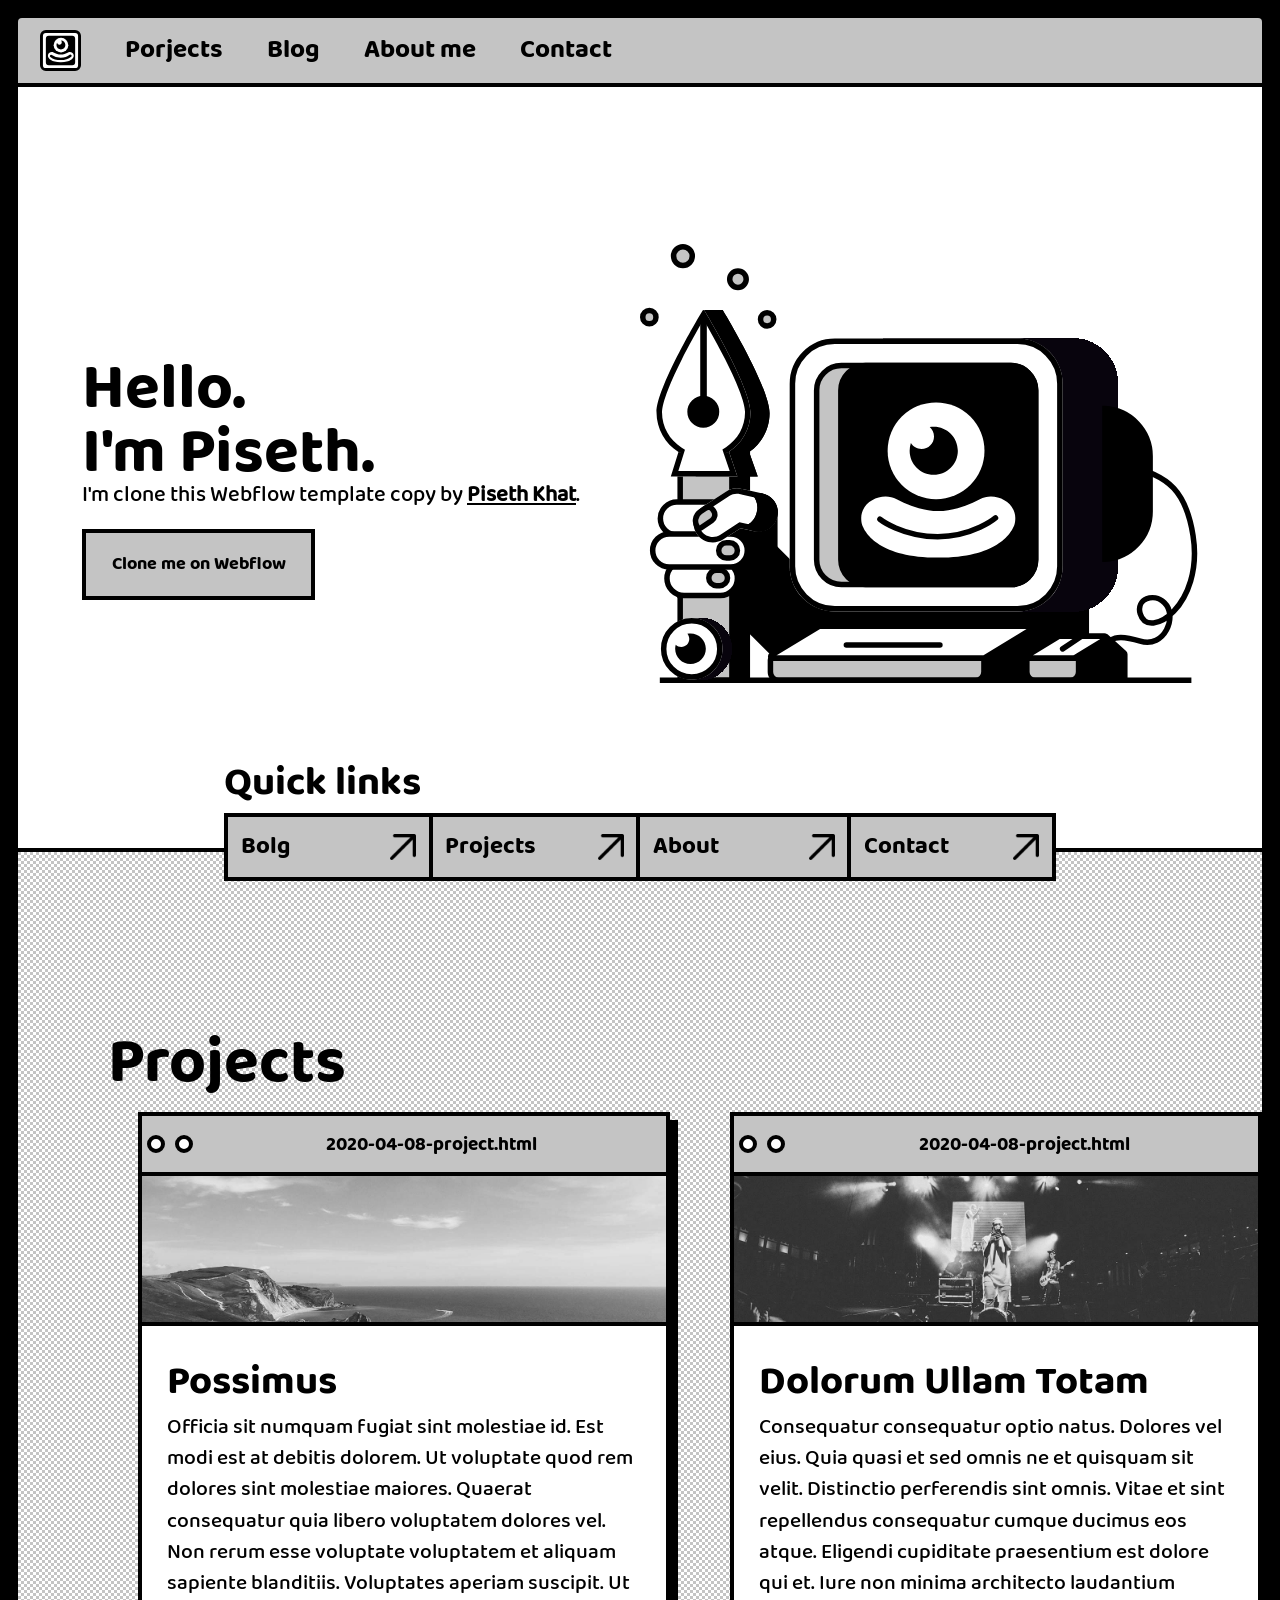
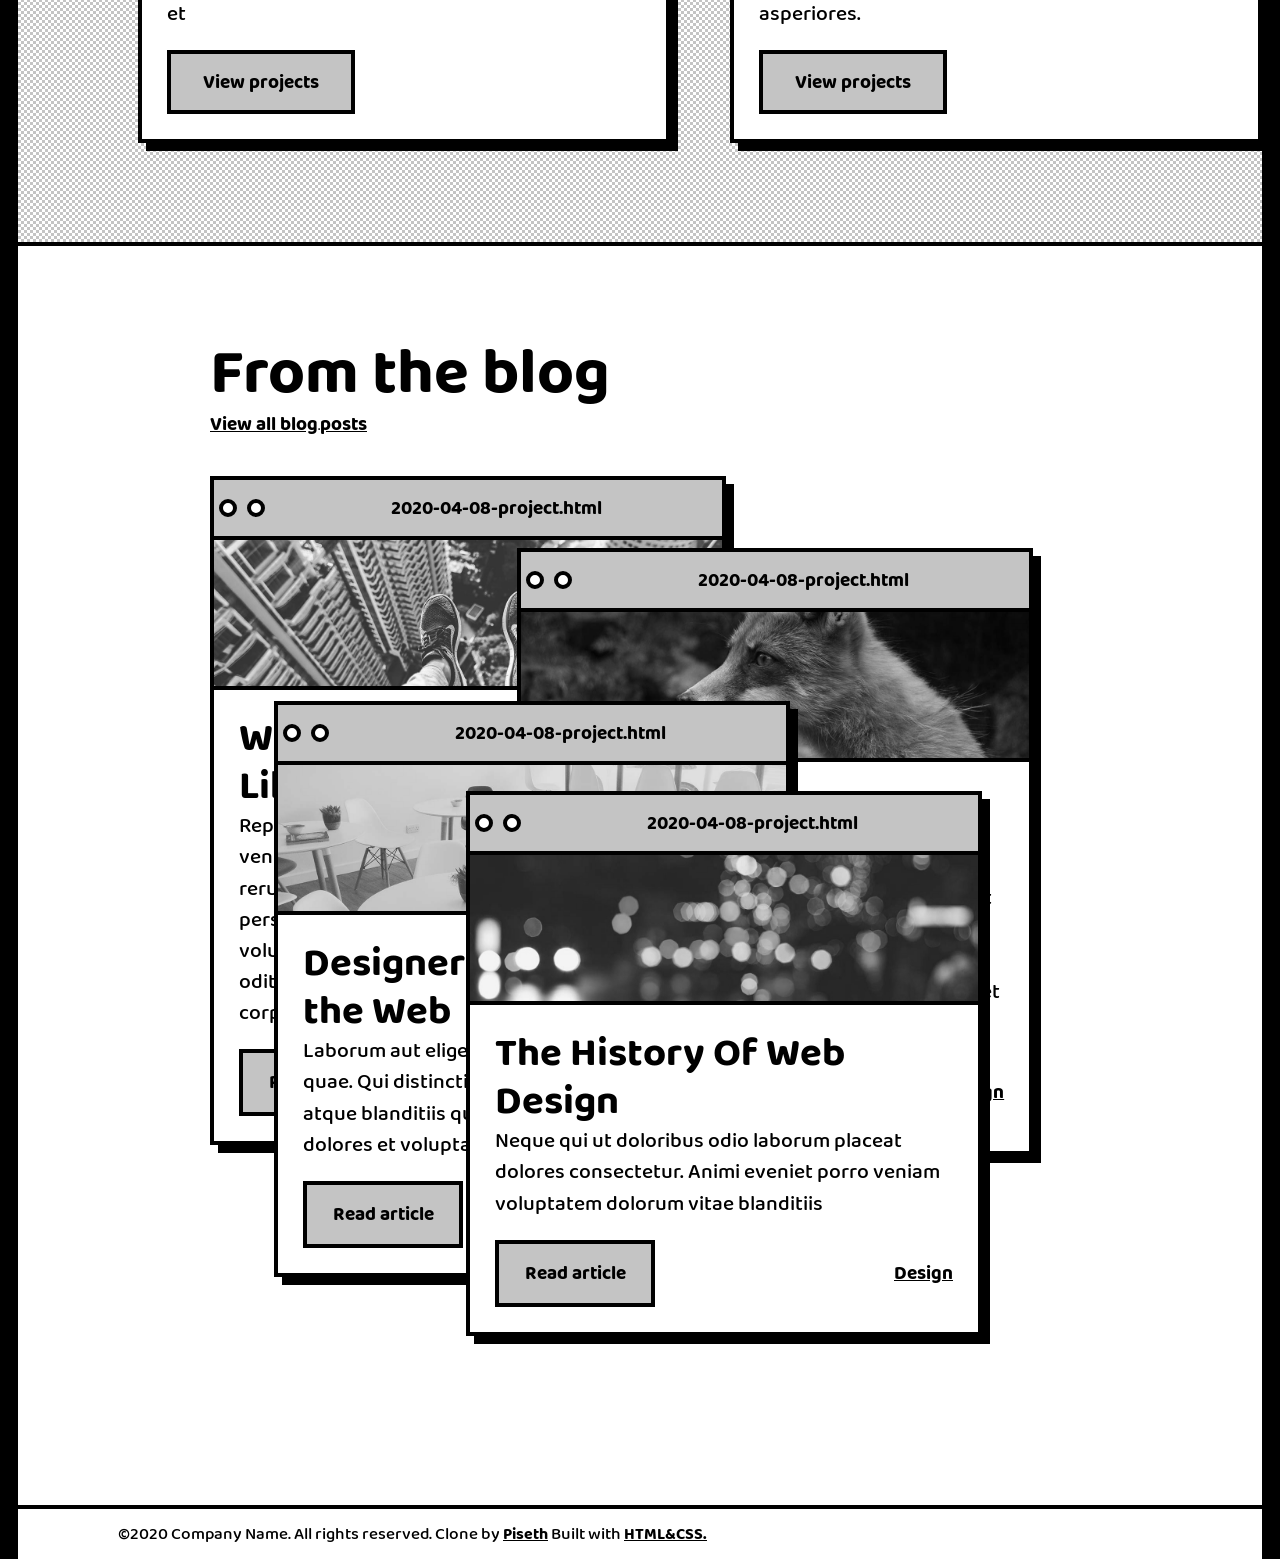
<file: index.html>
<!DOCTYPE html>
<html lang="en">
<head>
    <meta charset="UTF-8">
    <meta name="viewport" content="width=device-width, initial-scale=1.0">
    <link rel="stylesheet" href="style.css">
    <link rel="stylesheet" href="src/fonts/fonts.css">
    <link rel="stylesheet" href="responsive.css">
    <link rel="stylesheet" href="animation.css">
    <title>Clone Portfolio</title>
</head>
<body>

    <!-- navbar start -->
     <nav class="nav">
        <div class="nav-inner">
            <a href="index.html" class="icon-logo">
                <img src="src/imgs/logo.svg" alt="">
            </a>
            <ul class="nav-link" id="nav-link">
                <li><a href="projects.html">Porjects</a></li>
                <li><a href="blog1.html">Blog</a></li>
                <li><a href="about.html">About me</a></li>
                <li><a href="contact.html">Contact</a></li>
            </ul>
            <a class="icon-menu">
                <img src="src/imgs/menu-burger.png" alt="">
            </a>
        </div>
    </nav>
    <!-- navbar end -->
    <!-- header start -->
    <header class="header">
        <div class="header-box">
            <h1>Hello.<br>
                I'm Piseth.
            </h1>
            <p>
                I'm clone this Webflow template copy by
                <a href="https://www.facebook.com/">Piseth Khat</a>.
            </p>
            <a href="https://www.facebook.com/" class="btn-header">Clone me on Webflow</a>
        </div>
        <div class="header-img">
            <img src="src/imgs/computer.svg" alt="">
        </div>
    </header>
    <!-- header end -->
    <!-- quick links start -->
    <div class="quicklinks">
        <h1>Quick links</h1>
        <div class="qlinks">
            <a href="blog1.html" class="alinks a1">Bolg<img src="src/imgs/top-right.png" alt=""></a>
            <a href="projects.html" class="alinks a2" >Projects <img src="src/imgs/top-right.png" alt=""></a>
            <a href="about.html" class="alinks a3">About <img src="src/imgs/top-right.png" alt=""></a>
            <a href="contact.html" class="alinks a4">Contact <img src="src/imgs/top-right.png" alt=""></a>
        </div>
    </div>
    <!-- quick links end -->

    <!-- projucts start -->
        <section class="projects">
            <h1>Projects</h1>
            <div class="pro-cards">
                
                <div class="pro-card">
                    <div class="pro-date">
                        <div class="p1"></div>
                        <div class="p2"></div>
                        <h4>2020-04-08-project.html</h4>
                    </div>
                    <img src="src/imgs/img5.jpg" alt="">
                    <div class="pro-dec">
                        <h2>Possimus</h2>
                        <p>Officia sit numquam fugiat sint molestiae id. Est modi est at debitis dolorem. Ut voluptate quod rem dolores sint molestiae maiores. Quaerat consequatur quia libero voluptatem dolores vel. Non rerum esse voluptate voluptatem et aliquam sapiente blanditiis. Voluptates aperiam suscipit. Ut et</p>
                        <a href="project1.html">View projects</a>
                    </div>
                </div>

                 <div class="pro-card">
                    <div class="pro-date">
                        <div class="p1"></div>
                        <div class="p2"></div>
                        <h4>2020-04-08-project.html</h4>
                    </div>
                    <img src="src/imgs/img3.jpg" alt="">
                    <div class="pro-dec">
                        <h2>Dolorum Ullam Totam</h2>
                        <p>Consequatur consequatur  optio natus. Dolores vel eius. Quia quasi et sed omnis ne et quisquam sit velit. Distinctio perferendis sint omnis. Vitae et sint repellendus consequatur cumque ducimus eos atque. Eligendi cupiditate praesentium est dolore qui et. Iure non minima architecto laudantium asperiores.</p>
                        <a href="project1.html">View projects</a>
                    </div>
                </div>
                                
                <div class="pro-card">
                    <div class="pro-date">
                        <div class="p1"></div>
                        <div class="p2"></div>
                        <h4>2020-04-08-project.html</h4>
                    </div>
                    <img src="src/imgs/img5.jpg" alt="">
                    <div class="pro-dec">
                        <h2>Nostrum</h2>
                        <p>Eum quisquam commodi eveniet nemo quod ratione maiores. Laboriosam sed qui laborum deleniti voluptas nemo tempora. Harum et quos. Fugit alias rem a tenetur eos iste. Culpa est sed nemo. In sunt mollitia assumenda fugiat labore optio natus. Dolores vel eius. Quia quasi et sed omnis ne</p>
                        <a href="project1.html">View projects</a>
                    </div>
                </div>

                <div class="pro-card">
                    <div class="pro-date">
                        <div class="p1"></div>
                        <div class="p2"></div>
                        <h4>2020-04-08-project.html</h4>
                    </div>
                    <img src="src/imgs/img4.jpg" alt="">
                    <div class="pro-dec">
                        <h2>Ut</h2>
                        <p>Rerum voluptates atque laudantium qui sint praesentium et. Doloribus minus aspernatur. Nobis molestiae eos veniam voluptates qui totam molestiae. A labore voluptatem illo soluta doloremque quaerat et est exercitationem. Voluptatum natus placeat rem quae cum rerum. Optio omnis officia. Q</p>
                        <a href="project1.html">View projects</a>
                    </div>
                </div>

            </div>
        </section>
    <!-- projects end -->
        
    <!-- blog start  -->
        <section class="blogs">
            <h1>From the blog</h1>
            <p><a href="blog1.html">View all blog</a>.<a href="projects.html">posts</a></p>
            <div class="blo-cards">

                <div class="blo-card bc1">
                    <div class="blo-date">
                        <div class="b1"></div>
                        <div class="b2"></div>
                        <h4>2020-04-08-project.html</h4>
                    </div>
                    <img src="src/imgs/img1.jpg" alt="">
                    <div class="blo-dec">
                        <h2>What Will Website Be Like In 100 Years?</h2>
                        <p>Repudiandae error accusantium et asperiores veniam debitis. Ad in quis eligendi numquam rerum et repudiandae labore. Recusandae perspiciatis enim aut ipsum et aliquam nihil voluptatum. Voluptas placeat aliquam molestiae odit iste laboriosam non aut earum. Labore corporis r</p>
                        <div class="blo-btn">
                            <a href="project.html" class="btn-bc">Read article</a>
                            <a href="blog3.html">Design</a>
                        </div>
                    </div>
                </div>

                <div class="blo-card bc2">
                    <div class="blo-date">
                        <div class="b1"></div>
                        <div class="b2"></div>
                        <h4>2020-04-08-project.html</h4>
                    </div>
                    <img src="src/imgs/img2.jpg" alt="">
                    <div class="blo-dec">
                        <h2>15 Best Blogs To Follow About Web Design</h2>
                        <p>Laborum neque alias enim quo adipisci ipsam est voluptas. Aut vel consequuntur. Autem quasi consequuntur et maiores omnis culpa odio placeat consequuntur. Accusamus consectetur et illum ratione et assumenda quibusdam atque.</p>
                        <div class="blo-btn">
                            <a href="project.html" class="btn-bc">Read article</a>
                            <a href="blog3.html">Design</a>
                        </div>
                    </div>
                </div>

                <div class="blo-card bc3">
                    <div class="blo-date">
                        <div class="b1"></div>
                        <div class="b2"></div>
                        <h4>2020-04-08-project.html</h4>
                    </div>
                    <img src="src/imgs/img7.jpg" alt="">
                    <div class="blo-dec">
                        <h2>Designers Who Changed the Web</h2>
                        <p>Laborum aut eligendi vel nemo rerum tempora et quae. Qui distinctio dicta tempore corporis et atque blanditiis quae. Delectus quia est. Id est qui dolores et voluptates perspiciatis vel nemo</p>
                        <div class="blo-btn">
                            <a href="project.html" class="btn-bc">Read article</a>
                            <a href="blog3.html">Design</a>
                        </div>
                    </div>
                </div>

                <div class="blo-card bc4">
                    <div class="blo-date">
                        <div class="b1"></div>
                        <div class="b2"></div>
                        <h4>2020-04-08-project.html</h4>
                    </div>
                    <img src="src/imgs/img6.jpg" alt="">
                    <div class="blo-dec">
                        <h2>The History Of Web Design</h2>
                        <p>Neque qui ut doloribus odio laborum placeat dolores consectetur. Animi eveniet porro veniam voluptatem dolorum vitae blanditiis</p>
                        <div class="blo-btn">
                            <a href="project.html" class="btn-bc">Read article</a>
                            <a href="blog3.html">Design</a>
                        </div>
                    </div>
                </div>

            </div>
        </section>
    <!-- blog eng -->

    <!-- footer start -->
    <footer class="footer">
        <p>©2020 Company Name. All rights reserved. Clone by <a href="#">Piseth</a> Built with <a href="#">HTML&CSS.</a></p>
    </footer>
    <!-- footer end -->
    <script src="style.js"></script>
</body>
</html>
</file>
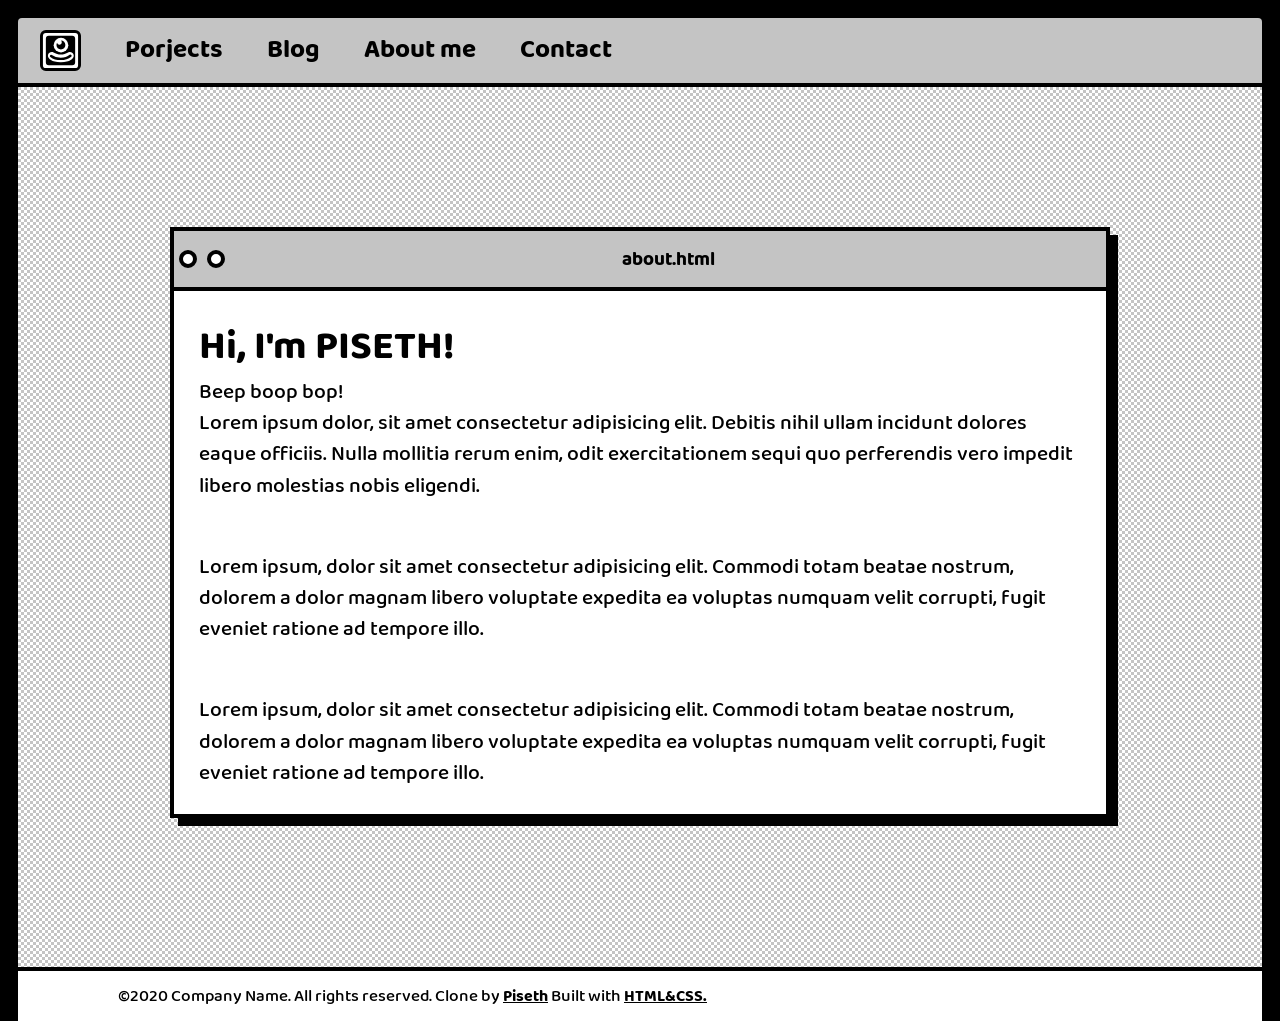
<file: about.html>
<!DOCTYPE html>
<html lang="en">
<head>
    <meta charset="UTF-8">
    <meta name="viewport" content="width=device-width, initial-scale=1.0">
    <link rel="stylesheet" href="style.css">
    <link rel="stylesheet" href="src/fonts/fonts.css">
    <link rel="stylesheet" href="responsive.css">
    <link rel="stylesheet" href="animation.css">
    <title>Clone Portfolio</title>
</head>
<body>
    <!-- navbar start -->
     <nav class="nav">
        <div class="nav-inner">
            <a href="index.html" class="icon-logo">
                <img src="src/imgs/logo.svg" alt="">
            </a>
            <ul class="nav-link" id="nav-link">
                <li><a href="projects.html">Porjects</a></li>
                <li><a href="blog1.html">Blog</a></li>
                <li><a href="about.html">About me</a></li>
                <li><a href="contact.html">Contact</a></li>
            </ul>
            <a class="icon-menu">
                <img src="src/imgs/menu-burger.png" alt="">
            </a>
        </div>
    </nav>
    <!-- navbar end -->
    <!-- projucts start -->
        <section class="projects ">
            <div class="pro-cards pcs">
                
                <div class="pro-card pc">
                    <div class="pro-date">
                        <div class="p1"></div>
                        <div class="p2"></div>
                        <h4>about.html</h4>
                    </div>
                    <div class="pro-dec">
                        <h2>Hi, I'm PISETH!</h2>
                        <p>Beep boop bop!</p>
                        <p>Lorem ipsum dolor, sit amet consectetur adipisicing elit. Debitis nihil ullam incidunt dolores eaque officiis. Nulla mollitia rerum enim, odit exercitationem sequi quo perferendis vero impedit libero molestias nobis eligendi.</p>
                        <br>
                        <br>
                        <p>Lorem ipsum, dolor sit amet consectetur adipisicing elit. Commodi totam beatae nostrum, dolorem a dolor magnam libero voluptate expedita ea voluptas numquam velit corrupti, fugit eveniet ratione ad tempore illo.</p>                
                        <br>
                        <br>
                        <p>Lorem ipsum, dolor sit amet consectetur adipisicing elit. Commodi totam beatae nostrum, dolorem a dolor magnam libero voluptate expedita ea voluptas numquam velit corrupti, fugit eveniet ratione ad tempore illo.</p>
                    </div>
                </div>
            </div>
        </section>
    <!-- projects end -->
    <!-- footer start -->
    <footer class="footer">
        <p>©2020 Company Name. All rights reserved. Clone by <a href="#">Piseth</a> Built with <a href="#">HTML&CSS.</a></p>
    </footer>
    <!-- footer end -->
    <script src="style.js"></script>
</body>
</html>
</file>
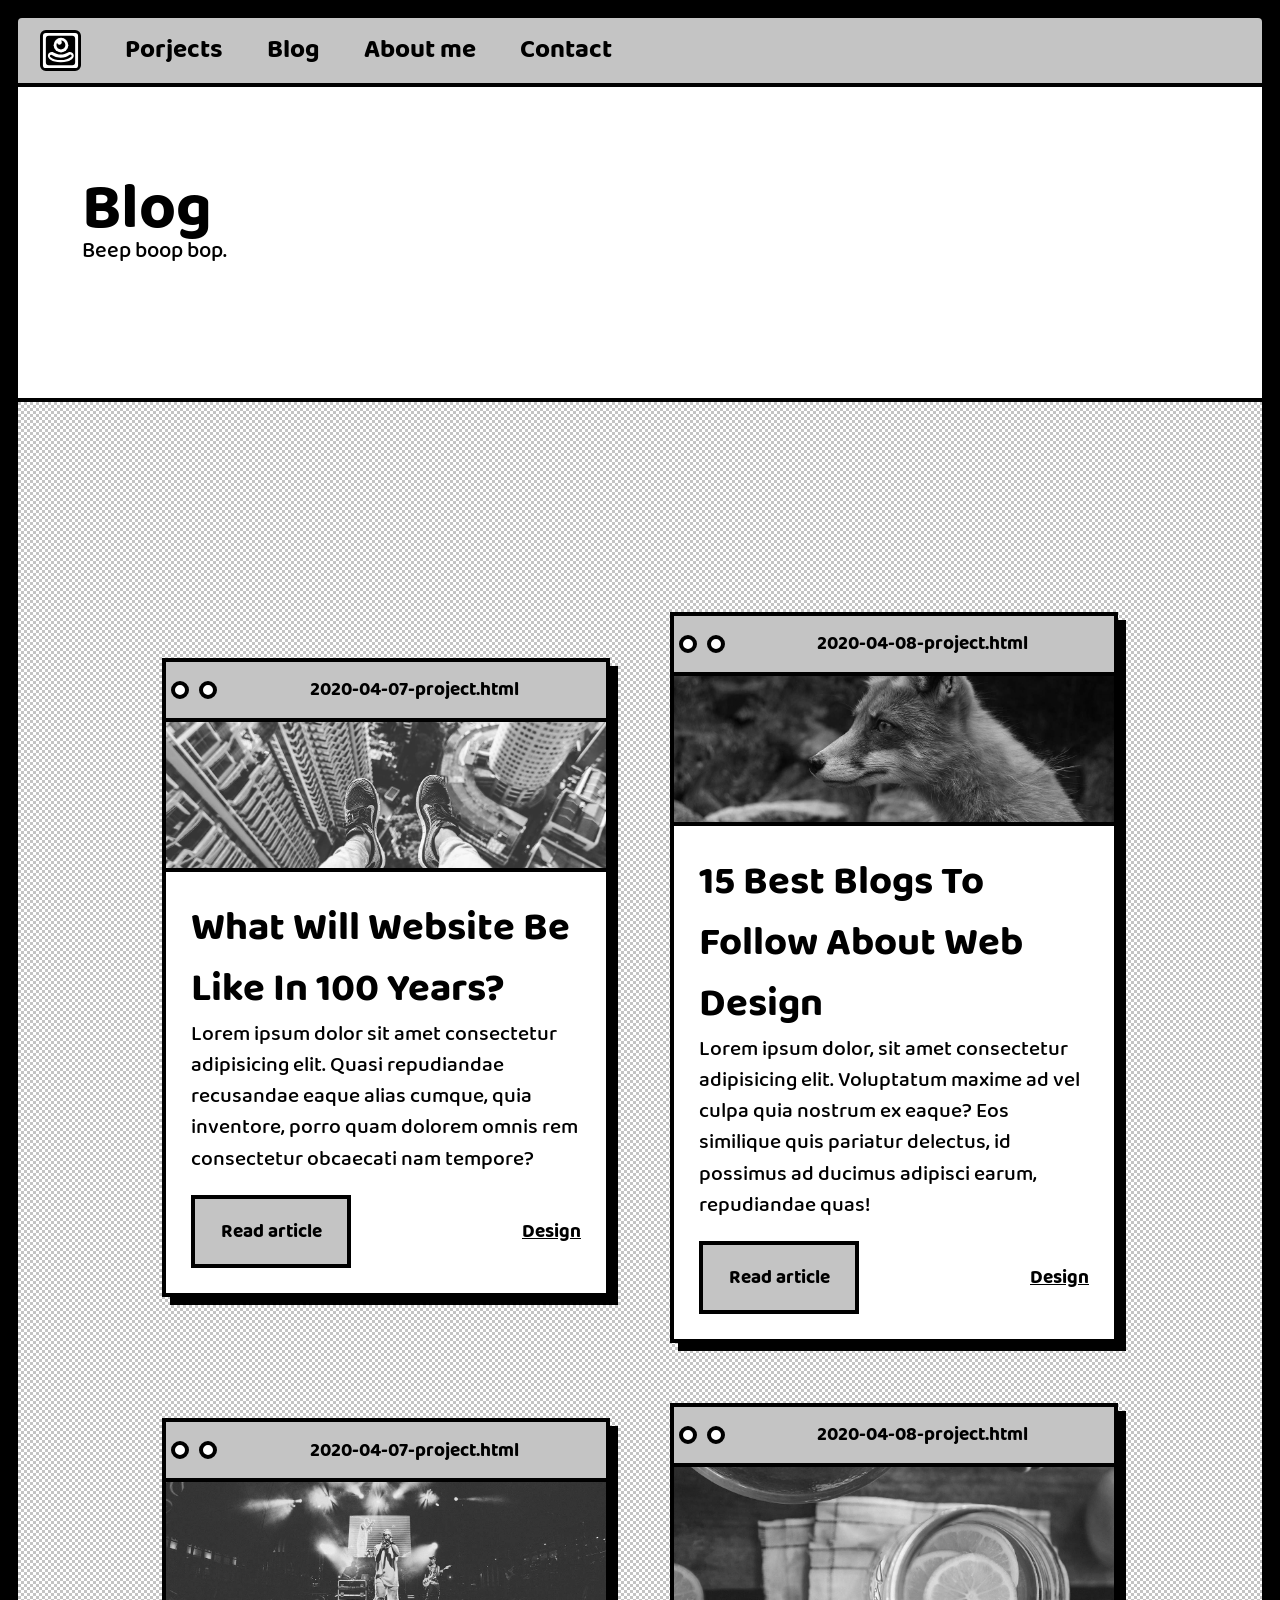
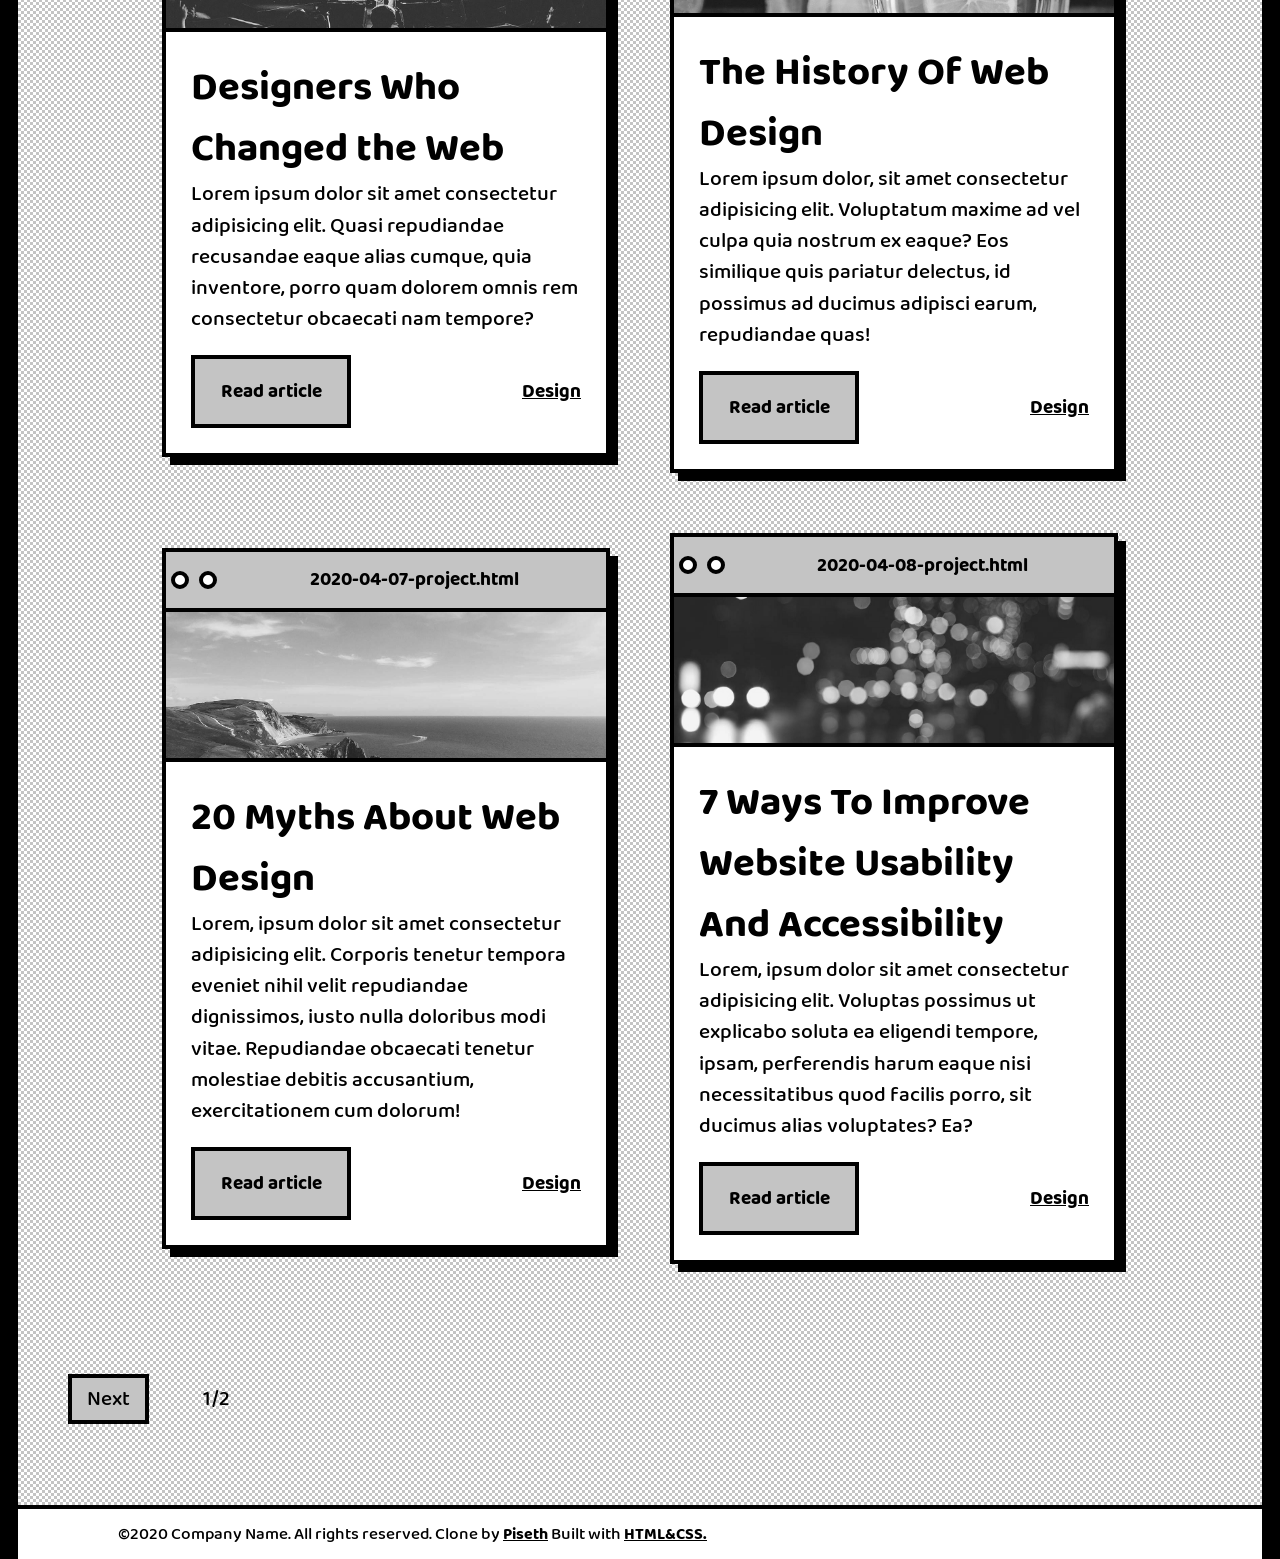
<file: blog1.html>
<!DOCTYPE html>
<html lang="en">
<head>
    <meta charset="UTF-8">
    <meta name="viewport" content="width=device-width, initial-scale=1.0">
    <link rel="stylesheet" href="style.css">
    <link rel="stylesheet" href="src/fonts/fonts.css">
    <link rel="stylesheet" href="responsive.css">
    <link rel="stylesheet" href="animation.css">
    <title>Clone Portfolio</title>
</head>
<body>

    <!-- navbar start -->
     <nav class="nav">
        <div class="nav-inner">
            <a href="index.html" class="icon-logo">
                <img src="src/imgs/logo.svg" alt="">
            </a>
            <ul class="nav-link" id="nav-link">
                <li><a href="projects.html">Porjects</a></li>
                <li><a href="blog1.html">Blog</a></li>
                <li><a href="about.html">About me</a></li>
                <li><a href="contact.html">Contact</a></li>
            </ul>
            <a class="icon-menu">
                <img src="src/imgs/menu-burger.png" alt="">
            </a>
        </div>
    </nav>
    <!-- navbar end -->
    <!-- header start -->
    <header class="header pheader">
        <div class="header-box pheader-box">
            <h1>Blog</h1>
            <p>Beep boop bop.</p>
        </div>
    </header>
    <!-- header end -->
    <!-- projucts start -->
        <section class="projects ">
            <div class="pro-cards bls">
                
                <div class="blo-card bl">
                    <div class="blo-date">
                        <div class="b1"></div>
                        <div class="b2"></div>
                        <h4>2020-04-07-project.html</h4>
                    </div>
                    <img src="src/imgs/img1.jpg" alt="">
                    <div class="blo-dec">
                        <h2>What Will Website Be Like In 100 Years?</h2>
                        <p>Lorem ipsum dolor sit amet consectetur adipisicing elit. Quasi repudiandae recusandae eaque alias cumque, quia inventore, porro quam dolorem omnis rem consectetur obcaecati nam tempore?</p>
                        <div class="blo-btn">
                            <a href="project.html" class="btn-bc">Read article</a>
                            <a href="blog3.html">Design</a>
                        </div>
                    </div>
                </div>

                 <div class="blo-card bl">
                    <div class="blo-date">
                        <div class="b1"></div>
                        <div class="b2"></div>
                        <h4>2020-04-08-project.html</h4>
                    </div>
                    <img src="src/imgs/img2.jpg" alt="">
                    <div class="blo-dec">
                        <h2>15 Best Blogs To Follow About Web Design</h2>
                        <p>Lorem ipsum dolor, sit amet consectetur adipisicing elit. Voluptatum maxime ad vel culpa quia nostrum ex eaque? Eos similique quis pariatur delectus, id possimus ad ducimus adipisci earum, repudiandae quas!</p>
                        <div class="blo-btn">
                            <a href="project.html" class="btn-bc">Read article</a>
                            <a href="blog3.html">Design</a>
                        </div>
                    </div>
                </div>

                <div class="blo-card bl">
                     <div class="blo-date">
                        <div class="b1"></div>
                        <div class="b2"></div>
                        <h4>2020-04-07-project.html</h4>
                    </div>
                    <img src="src/imgs/img3.jpg" alt="">
                    <div class="blo-dec">
                        <h2>Designers Who Changed the Web</h2>
                        <p>Lorem ipsum dolor sit amet consectetur adipisicing elit. Quasi repudiandae recusandae eaque alias cumque, quia inventore, porro quam dolorem omnis rem consectetur obcaecati nam tempore?</p>
                        <div class="blo-btn">
                            <a href="project.html" class="btn-bc">Read article</a>
                            <a href="blog3.html">Design</a>
                        </div>
                    </div>
                </div>

                 <div class="blo-card bl">
                    <div class="blo-date">
                        <div class="b1"></div>
                        <div class="b2"></div>
                        <h4>2020-04-08-project.html</h4>
                    </div>
                    <img src="src/imgs/img4.jpg" alt="">
                    <div class="blo-dec">
                        <h2>The History Of Web Design</h2>
                        <p>Lorem ipsum dolor, sit amet consectetur adipisicing elit. Voluptatum maxime ad vel culpa quia nostrum ex eaque? Eos similique quis pariatur delectus, id possimus ad ducimus adipisci earum, repudiandae quas!</p>
                        <div class="blo-btn">
                            <a href="project.html" class="btn-bc">Read article</a>
                            <a href="blog3.html">Design</a>
                        </div>
                    </div>
                </div>

                <div class="blo-card bl">
                     <div class="blo-date">
                        <div class="b1"></div>
                        <div class="b2"></div>
                        <h4>2020-04-07-project.html</h4>
                    </div>
                    <img src="src/imgs/img5.jpg" alt="">
                    <div class="blo-dec">
                        <h2>20 Myths About Web Design</h2>
                        <p>Lorem, ipsum dolor sit amet consectetur adipisicing elit. Corporis tenetur tempora eveniet nihil velit repudiandae dignissimos, iusto nulla doloribus modi vitae. Repudiandae obcaecati tenetur molestiae debitis accusantium, exercitationem cum dolorum!</p>
                        <div class="blo-btn">
                            <a href="project.html" class="btn-bc">Read article</a>
                            <a href="blog3.html">Design</a>
                        </div>
                    </div>
                </div>

                 <div class="blo-card bl">
                    <div class="blo-date">
                        <div class="b1"></div>
                        <div class="b2"></div>
                        <h4>2020-04-08-project.html</h4>
                    </div>
                    <img src="src/imgs/img6.jpg" alt="">
                    <div class="blo-dec">
                        <h2>7 Ways To Improve Website Usability And Accessibility</h2>
                        <p>Lorem, ipsum dolor sit amet consectetur adipisicing elit. Voluptas possimus ut explicabo soluta ea eligendi tempore, ipsam, perferendis harum eaque nisi necessitatibus quod facilis porro, sit ducimus alias voluptates? Ea?</p>
                        <div class="blo-btn">
                            <a href="project.html" class="btn-bc">Read article</a>
                            <a href="blog3.html">Design</a>
                        </div>
                    </div>
                </div>


            </div>
            <div class="blnext">
                    <a href="blog2.html">Next</a>
                         1/2
            </div>
        </section>
    <!-- projects end -->
    <!-- footer start -->
    <footer class="footer">
        <p>©2020 Company Name. All rights reserved. Clone by <a href="#">Piseth</a> Built with <a href="#">HTML&CSS.</a></p>
    </footer>
    <!-- footer end -->
    <script src="style.js"></script>
</body>
</html>
</file>
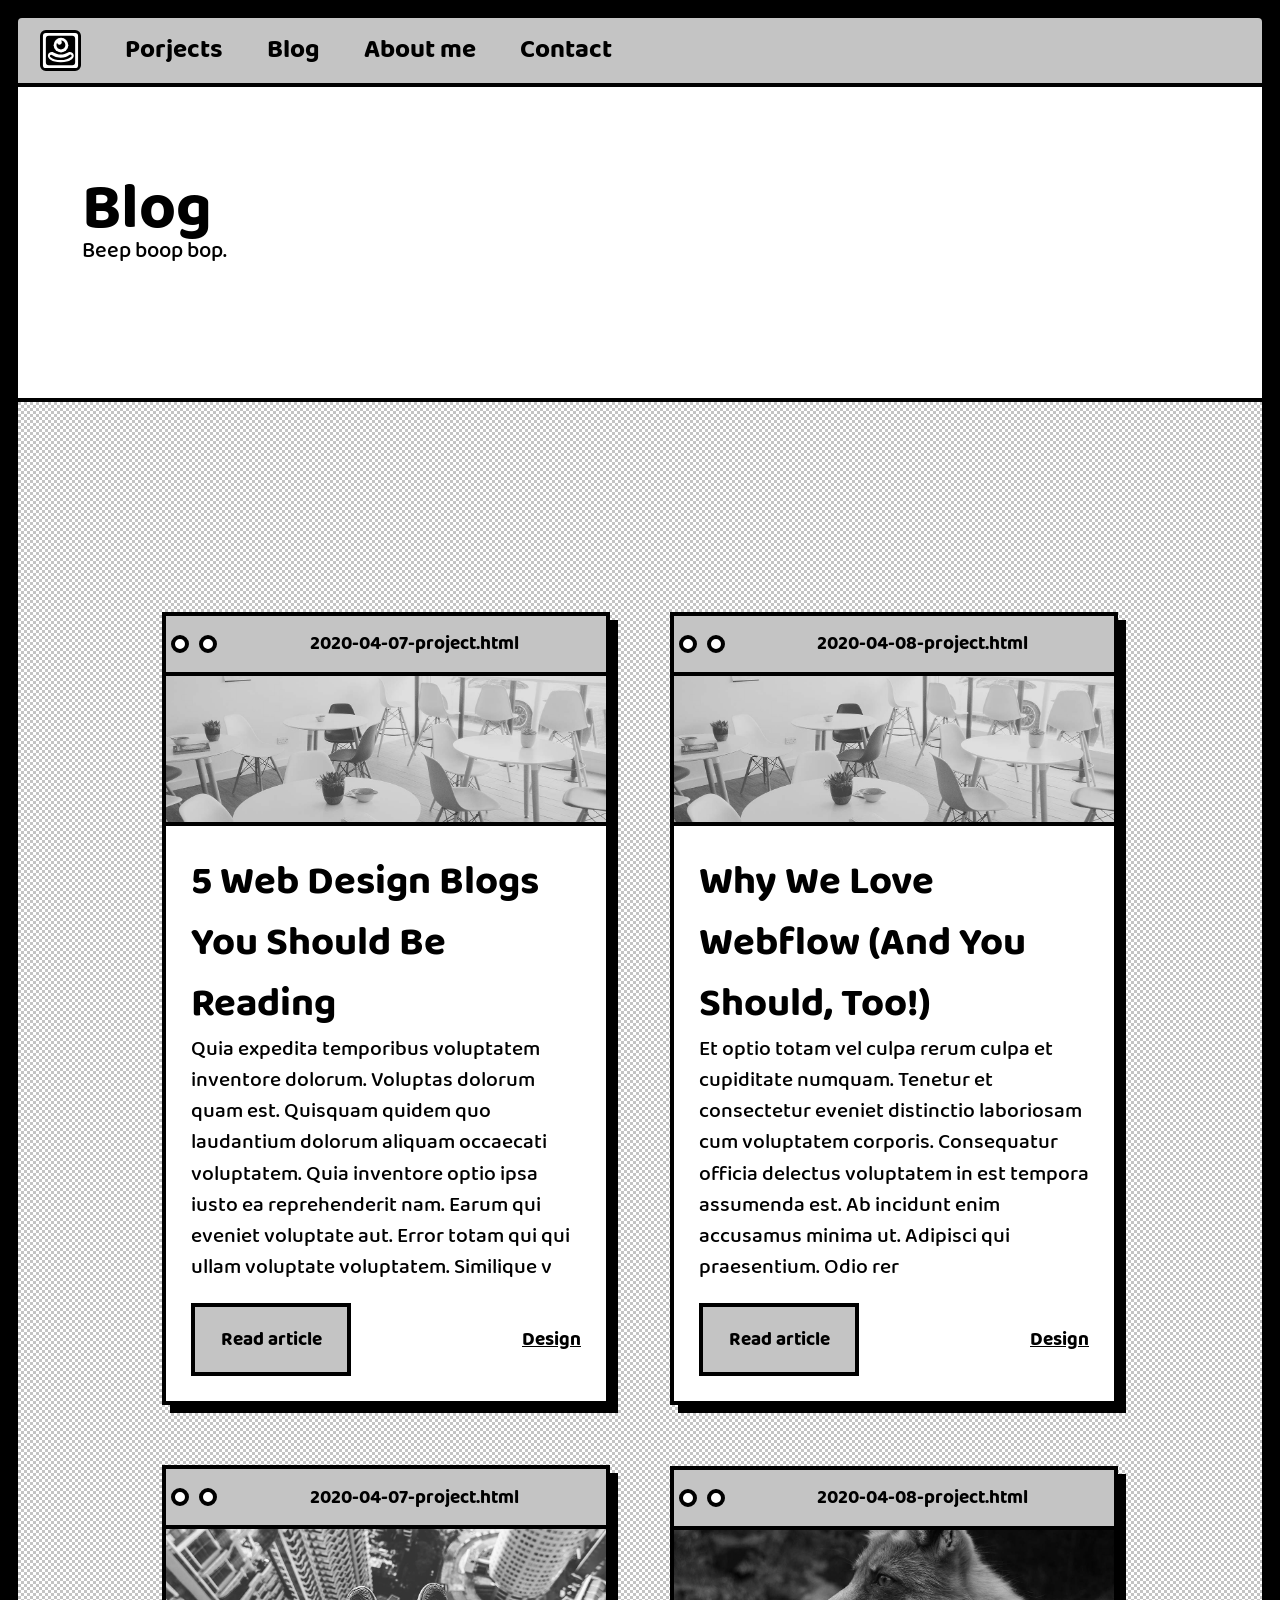
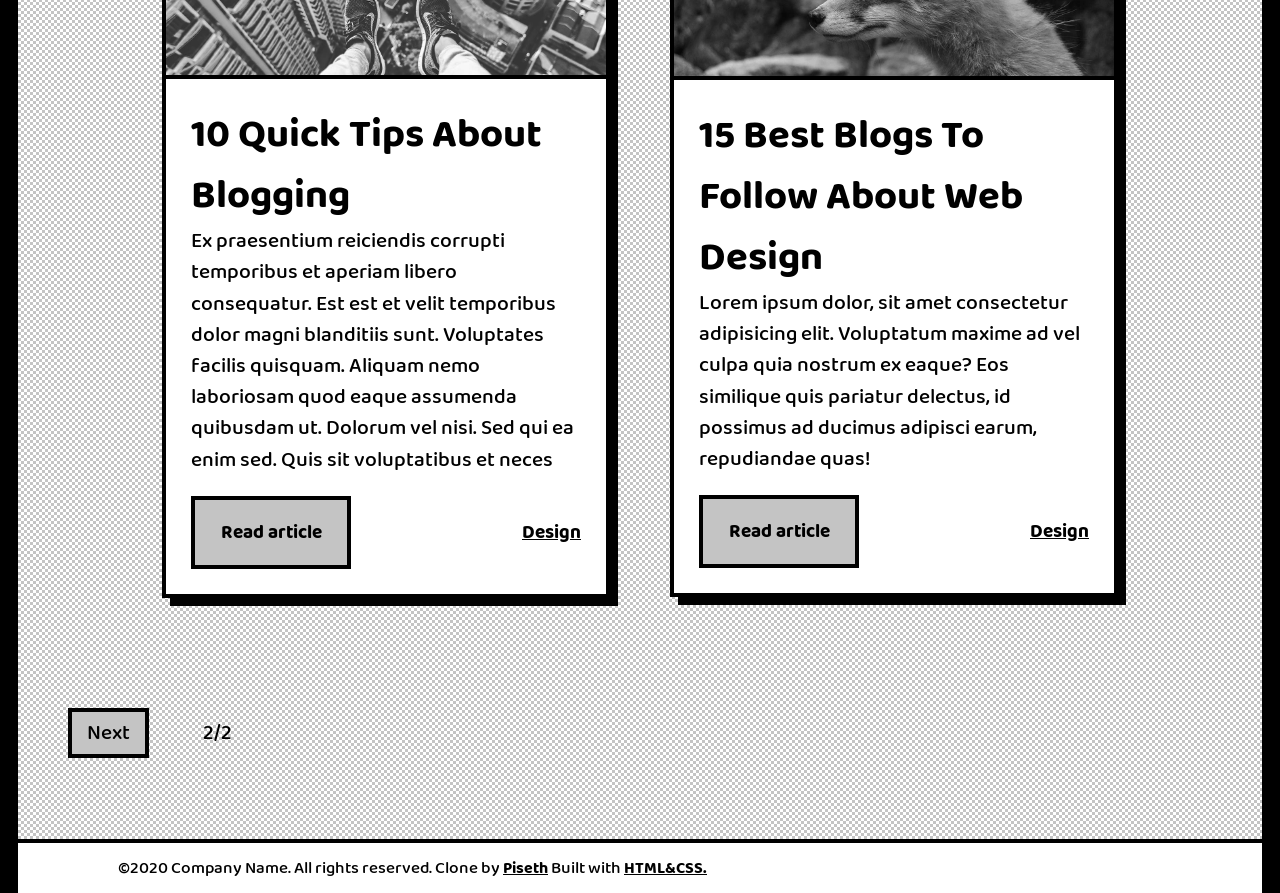
<file: blog2.html>
<!DOCTYPE html>
<html lang="en">
<head>
    <meta charset="UTF-8">
    <meta name="viewport" content="width=device-width, initial-scale=1.0">
    <link rel="stylesheet" href="style.css">
    <link rel="stylesheet" href="src/fonts/fonts.css">
    <link rel="stylesheet" href="responsive.css">
    <link rel="stylesheet" href="animation.css">
    <title>Clone Portfolio</title>
</head>
<body>

    <!-- navbar start -->
     <nav class="nav">
        <div class="nav-inner">
            <a href="index.html" class="icon-logo">
                <img src="src/imgs/logo.svg" alt="">
            </a>
            <ul class="nav-link" id="nav-link">
                <li><a href="projects.html">Porjects</a></li>
                <li><a href="blog1.html">Blog</a></li>
                <li><a href="about.html">About me</a></li>
                <li><a href="contact.html">Contact</a></li>
            </ul>
            <a class="icon-menu">
                <img src="src/imgs/menu-burger.png" alt="">
            </a>
        </div>
    </nav>
    <!-- navbar end -->
    <!-- header start -->
    <header class="header pheader">
        <div class="header-box pheader-box">
            <h1>Blog</h1>
            <p>Beep boop bop.</p>
        </div>
    </header>
    <!-- header end -->
    <!-- projucts start -->
        <section class="projects ">
            <div class="pro-cards bls">

                <div class="blo-card bl">
                    <div class="blo-date">
                        <div class="b1"></div>
                        <div class="b2"></div>
                        <h4>2020-04-07-project.html</h4>
                    </div>
                    <img src="src/imgs/img7.jpg" alt="">
                    <div class="blo-dec">
                        <h2>5 Web Design Blogs You Should Be Reading</h2>
                        <p>Quia expedita temporibus voluptatem inventore dolorum. Voluptas dolorum quam est. Quisquam quidem quo laudantium dolorum aliquam occaecati voluptatem. Quia inventore optio ipsa iusto ea reprehenderit nam. Earum qui eveniet voluptate aut. Error totam qui qui ullam voluptate voluptatem. Similique v</p>
                        <div class="blo-btn">
                            <a href="project.html" class="btn-bc">Read article</a>
                            <a href="blog3.html">Design</a>
                        </div>
                    </div>
                </div>

                 <div class="blo-card bl">
                    <div class="blo-date">
                        <div class="b1"></div>
                        <div class="b2"></div>
                        <h4>2020-04-08-project.html</h4>
                    </div>
                    <img src="src/imgs/img7.jpg" alt="">
                    <div class="blo-dec">
                        <h2>Why We Love Webflow (And You Should, Too!)</h2>
                        <p>Et optio totam vel culpa rerum culpa et cupiditate numquam. Tenetur et consectetur eveniet distinctio laboriosam cum voluptatem corporis. Consequatur officia delectus voluptatem in est tempora assumenda est. Ab incidunt enim accusamus minima ut. Adipisci qui praesentium. Odio rer</p>
                        <div class="blo-btn">
                            <a href="project.html" class="btn-bc">Read article</a>
                            <a href="blog3.html">Design</a>
                        </div>
                    </div>
                </div>

                <div class="blo-card bl">
                    <div class="blo-date">
                        <div class="b1"></div>
                        <div class="b2"></div>
                        <h4>2020-04-07-project.html</h4>
                    </div>
                    <img src="src/imgs/img1.jpg" alt="">
                    <div class="blo-dec">
                        <h2>10 Quick Tips About Blogging</h2>
                        <p>Ex praesentium reiciendis corrupti temporibus et aperiam libero consequatur. Est est et velit temporibus dolor magni blanditiis sunt. Voluptates facilis quisquam. Aliquam nemo laboriosam quod eaque assumenda quibusdam ut. Dolorum vel nisi. Sed qui ea enim sed. Quis sit voluptatibus et neces</p>
                        <div class="blo-btn">
                            <a href="project.html" class="btn-bc">Read article</a>
                            <a href="blog3.html">Design</a>
                        </div>
                    </div>
                </div>

                 <div class="blo-card bl">
                    <div class="blo-date">
                        <div class="b1"></div>
                        <div class="b2"></div>
                        <h4>2020-04-08-project.html</h4>
                    </div>
                    <img src="src/imgs/img2.jpg" alt="">
                    <div class="blo-dec">
                        <h2>15 Best Blogs To Follow About Web Design</h2>
                        <p>Lorem ipsum dolor, sit amet consectetur adipisicing elit. Voluptatum maxime ad vel culpa quia nostrum ex eaque? Eos similique quis pariatur delectus, id possimus ad ducimus adipisci earum, repudiandae quas!</p>
                        <div class="blo-btn">
                            <a href="project.html" class="btn-bc">Read article</a>
                            <a href="blog3.html">Design</a>
                        </div>
                    </div>
                </div>

            </div>
            <div class="blnext">
                <a href="blog1.html">Next</a>
                    2/2
            </div>
        </section>
    <!-- projects end -->
    <!-- footer start -->
    <footer class="footer">
        <p>©2020 Company Name. All rights reserved. Clone by <a href="#">Piseth</a> Built with <a href="#">HTML&CSS.</a></p>
    </footer>
    <!-- footer end -->
    <script src="style.js"></script>
</body>
</html>
</file>
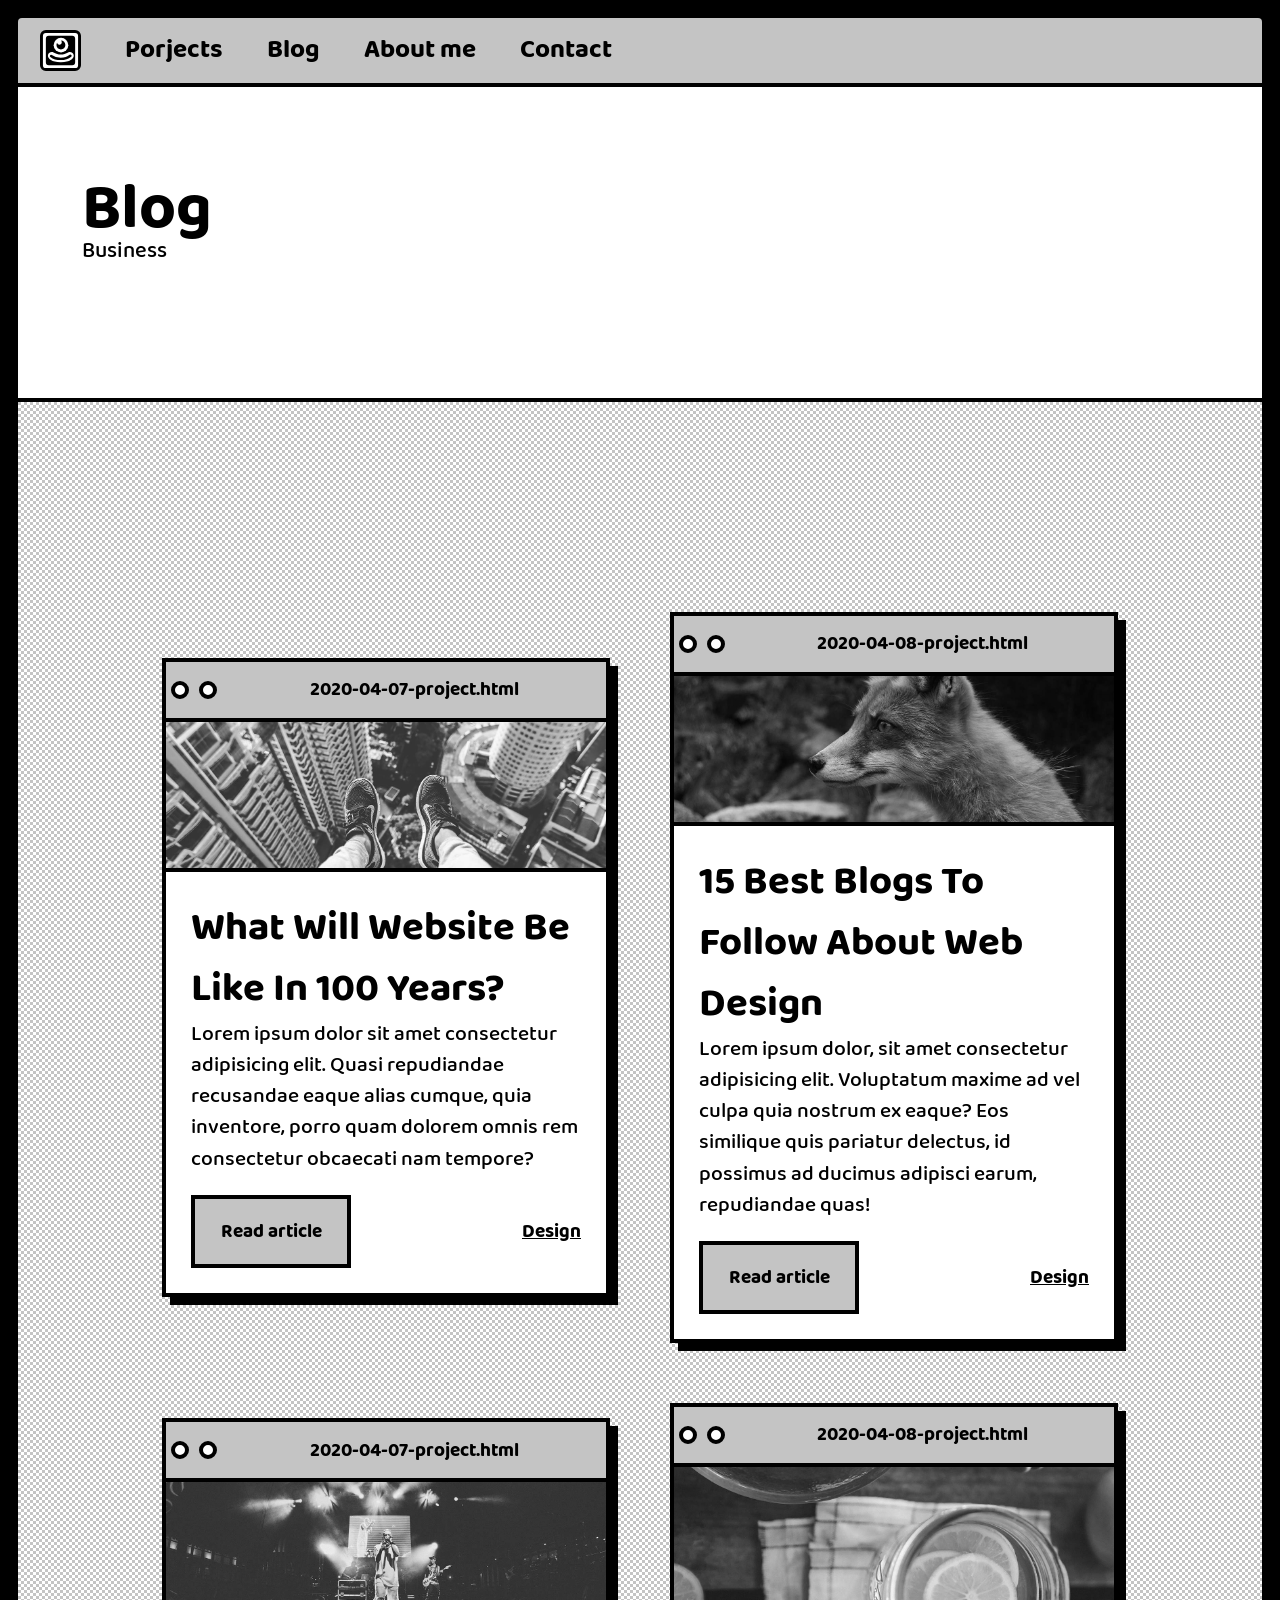
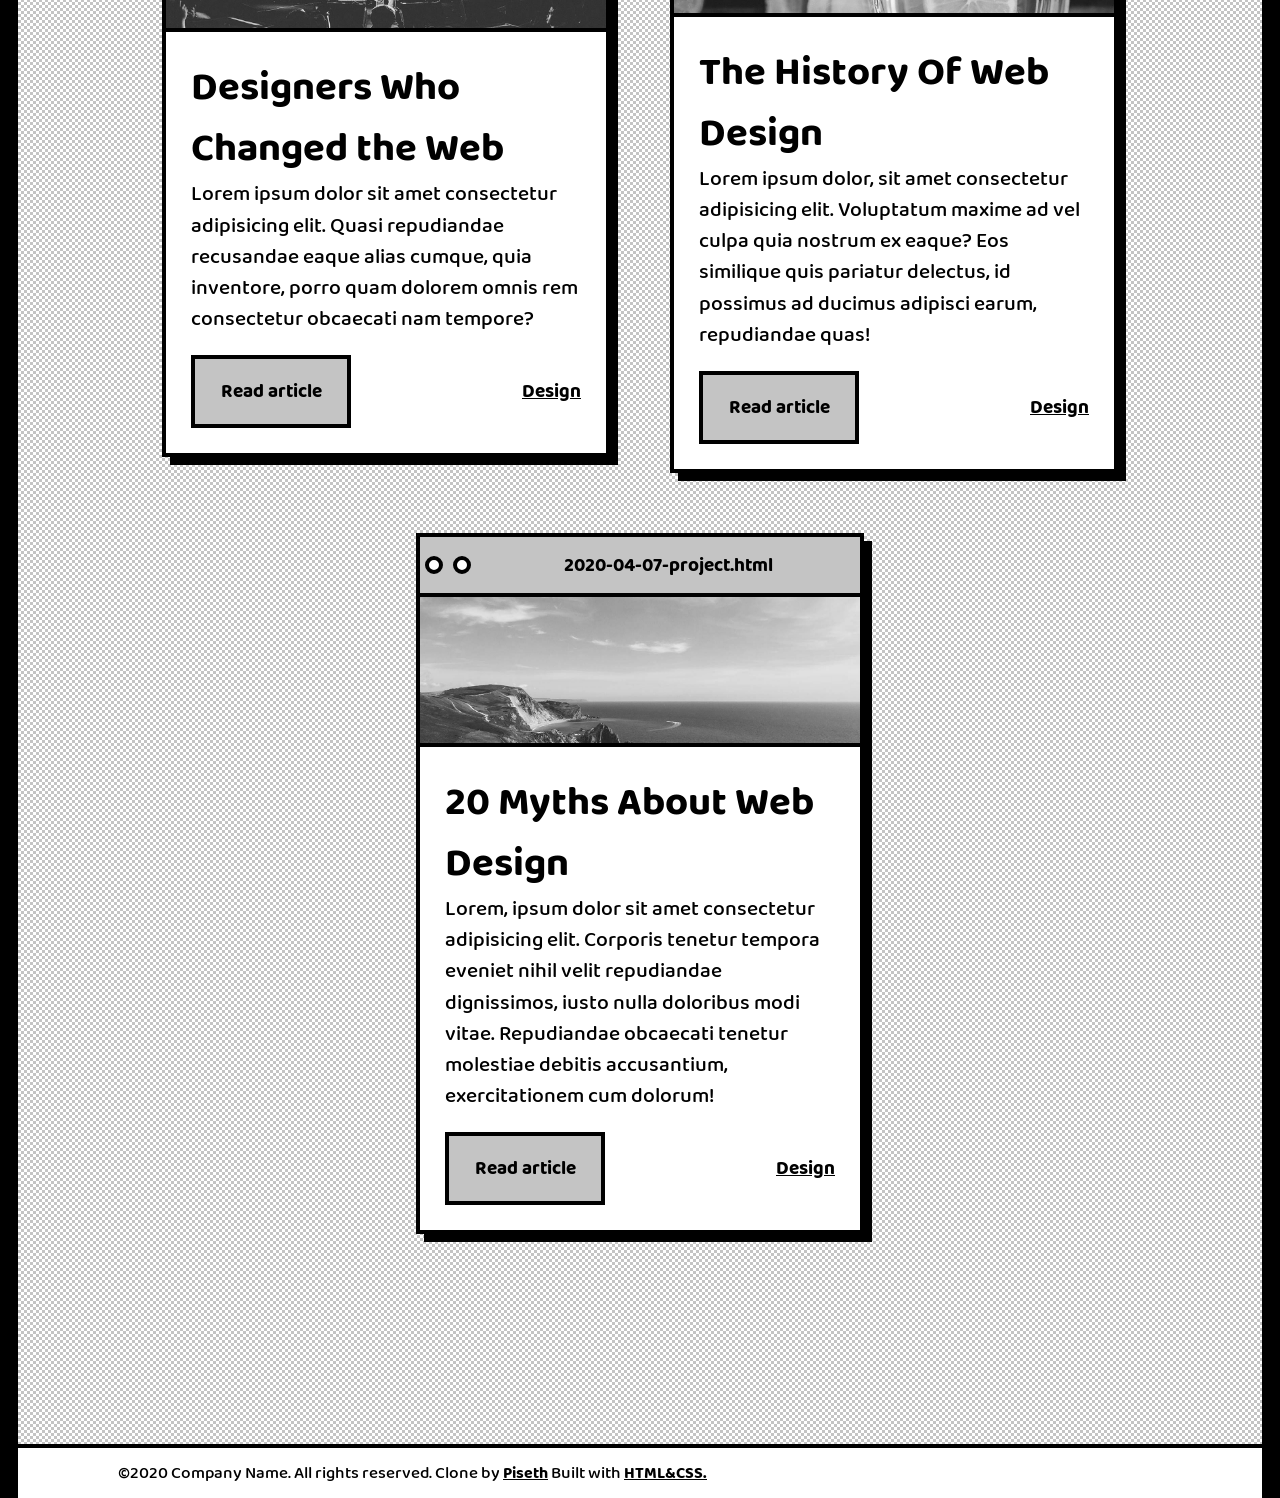
<file: blog3.html>
<!DOCTYPE html>
<html lang="en">
<head>
    <meta charset="UTF-8">
    <meta name="viewport" content="width=device-width, initial-scale=1.0">
    <link rel="stylesheet" href="style.css">
    <link rel="stylesheet" href="src/fonts/fonts.css">
    <link rel="stylesheet" href="responsive.css">
    <link rel="stylesheet" href="animation.css">
    <title>Clone Portfolio</title>
</head>
<body>

    <!-- navbar start -->
     <nav class="nav">
        <div class="nav-inner">
            <a href="index.html" class="icon-logo">
                <img src="src/imgs/logo.svg" alt="">
            </a>
            <ul class="nav-link" id="nav-link">
                <li><a href="projects.html">Porjects</a></li>
                <li><a href="blog1.html">Blog</a></li>
                <li><a href="about.html">About me</a></li>
                <li><a href="contact.html">Contact</a></li>
            </ul>
            <a class="icon-menu">
                <img src="src/imgs/menu-burger.png" alt="">
            </a>
        </div>
    </nav>
    <!-- navbar end -->
    <!-- header start -->
    <header class="header pheader">
        <div class="header-box pheader-box">
            <h1>Blog</h1>
            <p>Business</p>
        </div>
    </header>
    <!-- header end -->
    <!-- projucts start -->
        <section class="projects ">
            <div class="pro-cards bls">

                 <div class="blo-card bl">
                    <div class="blo-date">
                        <div class="b1"></div>
                        <div class="b2"></div>
                        <h4>2020-04-07-project.html</h4>
                    </div>
                    <img src="src/imgs/img1.jpg" alt="">
                    <div class="blo-dec">
                        <h2>What Will Website Be Like In 100 Years?</h2>
                        <p>Lorem ipsum dolor sit amet consectetur adipisicing elit. Quasi repudiandae recusandae eaque alias cumque, quia inventore, porro quam dolorem omnis rem consectetur obcaecati nam tempore?</p>
                        <div class="blo-btn">
                            <a href="project.html" class="btn-bc">Read article</a>
                            <a href="blog3.html">Design</a>
                        </div>
                    </div>
                </div>

                 <div class="blo-card bl">
                    <div class="blo-date">
                        <div class="b1"></div>
                        <div class="b2"></div>
                        <h4>2020-04-08-project.html</h4>
                    </div>
                    <img src="src/imgs/img2.jpg" alt="">
                    <div class="blo-dec">
                        <h2>15 Best Blogs To Follow About Web Design</h2>
                        <p>Lorem ipsum dolor, sit amet consectetur adipisicing elit. Voluptatum maxime ad vel culpa quia nostrum ex eaque? Eos similique quis pariatur delectus, id possimus ad ducimus adipisci earum, repudiandae quas!</p>
                        <div class="blo-btn">
                            <a href="project.html" class="btn-bc">Read article</a>
                            <a href="blog3.html">Design</a>
                        </div>
                    </div>
                </div>

                <div class="blo-card bl">
                     <div class="blo-date">
                        <div class="b1"></div>
                        <div class="b2"></div>
                        <h4>2020-04-07-project.html</h4>
                    </div>
                    <img src="src/imgs/img3.jpg" alt="">
                    <div class="blo-dec">
                        <h2>Designers Who Changed the Web</h2>
                        <p>Lorem ipsum dolor sit amet consectetur adipisicing elit. Quasi repudiandae recusandae eaque alias cumque, quia inventore, porro quam dolorem omnis rem consectetur obcaecati nam tempore?</p>
                        <div class="blo-btn">
                            <a href="project.html" class="btn-bc">Read article</a>
                            <a href="blog3.html">Design</a>
                        </div>
                    </div>
                </div>

                 <div class="blo-card bl">
                    <div class="blo-date">
                        <div class="b1"></div>
                        <div class="b2"></div>
                        <h4>2020-04-08-project.html</h4>
                    </div>
                    <img src="src/imgs/img4.jpg" alt="">
                    <div class="blo-dec">
                        <h2>The History Of Web Design</h2>
                        <p>Lorem ipsum dolor, sit amet consectetur adipisicing elit. Voluptatum maxime ad vel culpa quia nostrum ex eaque? Eos similique quis pariatur delectus, id possimus ad ducimus adipisci earum, repudiandae quas!</p>
                        <div class="blo-btn">
                            <a href="project.html" class="btn-bc">Read article</a>
                            <a href="blog3.html">Design</a>
                        </div>
                    </div>
                </div>

                <div class="blo-card bl">
                     <div class="blo-date">
                        <div class="b1"></div>
                        <div class="b2"></div>
                        <h4>2020-04-07-project.html</h4>
                    </div>
                    <img src="src/imgs/img5.jpg" alt="">
                    <div class="blo-dec">
                        <h2>20 Myths About Web Design</h2>
                        <p>Lorem, ipsum dolor sit amet consectetur adipisicing elit. Corporis tenetur tempora eveniet nihil velit repudiandae dignissimos, iusto nulla doloribus modi vitae. Repudiandae obcaecati tenetur molestiae debitis accusantium, exercitationem cum dolorum!</p>
                        <div class="blo-btn">
                            <a href="project.html" class="btn-bc">Read article</a>
                            <a href="blog3.html">Design</a>
                        </div>
                    </div>
                </div>

            </div>
        </section>
    <!-- projects end -->
    <!-- footer start -->
    <footer class="footer">
        <p>©2020 Company Name. All rights reserved. Clone by <a href="#">Piseth</a> Built with <a href="#">HTML&CSS.</a></p>
    </footer>
    <!-- footer end -->
    <script src="style.js"></script>
</body>
</html>
</file>
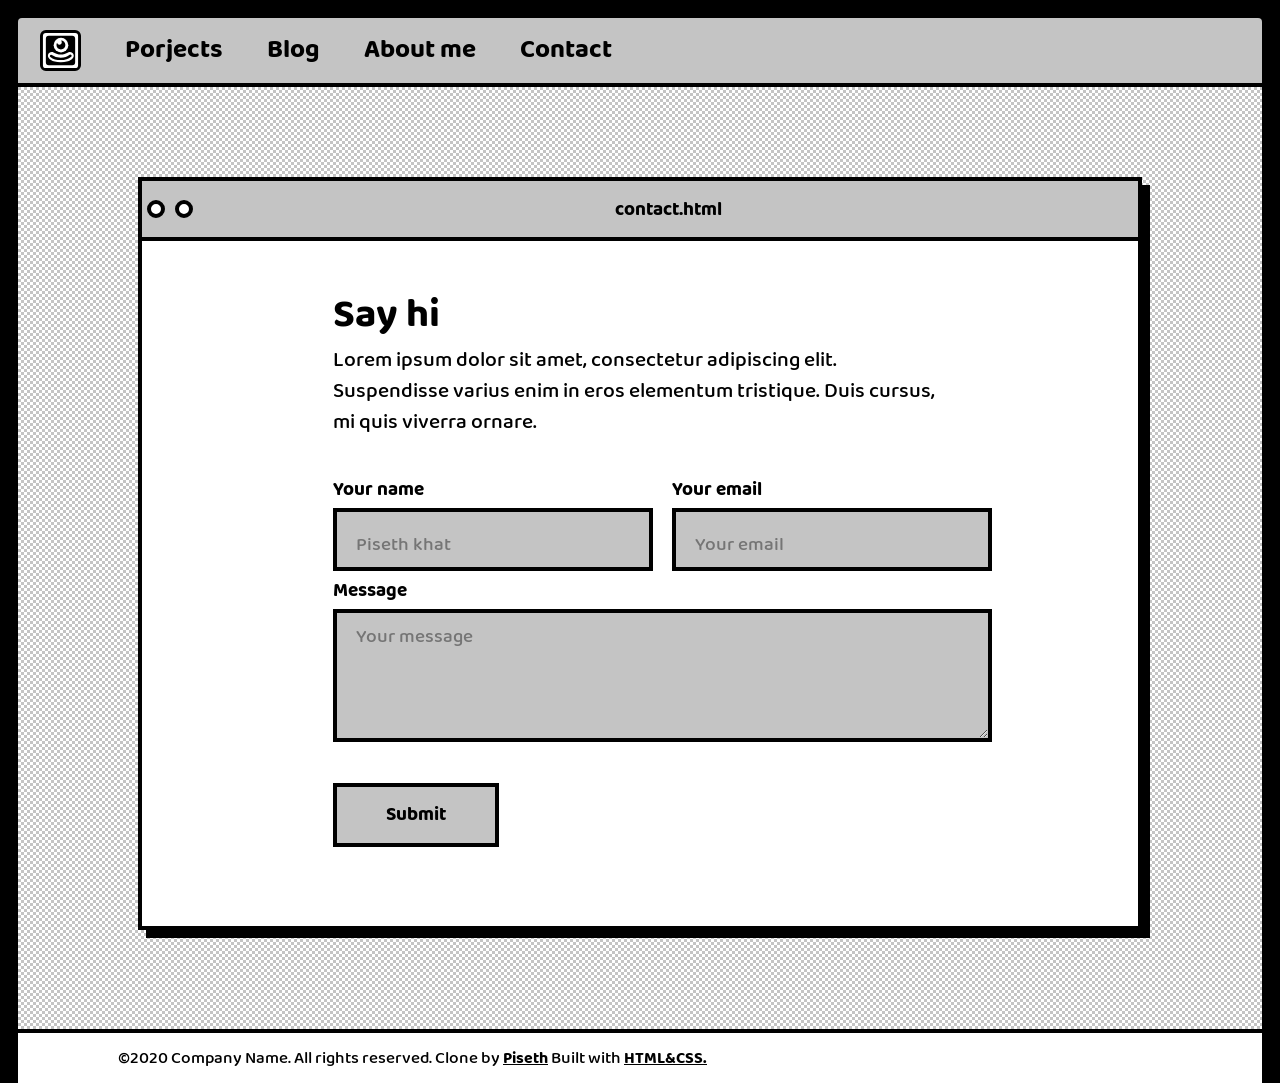
<file: contact.html>
<!DOCTYPE html>
<html lang="en">
<head>
    <meta charset="UTF-8">
    <meta name="viewport" content="width=device-width, initial-scale=1.0">
    <link rel="stylesheet" href="style.css">
    <link rel="stylesheet" href="src/fonts/fonts.css">
    <link rel="stylesheet" href="responsive.css">
    <title>Clone Portfolio</title>
</head>
<body>
    <!-- navbar start -->
     <nav class="nav">
        <div class="nav-inner">
            <a href="index.html" class="icon-logo">
                <img src="src/imgs/logo.svg" alt="">
            </a>
            <ul class="nav-link" id="nav-link">
                <li><a href="projects.html">Porjects</a></li>
                <li><a href="blog1.html">Blog</a></li>
                <li><a href="about.html">About me</a></li>
                <li><a href="contact.html">Contact</a></li>
            </ul>
            <a class="icon-menu">
                <img src="src/imgs/menu-burger.png" alt="">
            </a>
        </div>
    </nav>
    <!-- navbar end -->
    <!-- projucts start -->
        <section class="projects contact">
            <div class="pro-cards con">
                
                <div class="pro-card cn">
                    <div class="pro-date">
                        <div class="p1"></div>
                        <div class="p2"></div>
                        <h4>contact.html</h4>
                    </div>
                    <div class="pro-dec pc2">
                        <h2>Say hi</h2>
                        <p>Lorem ipsum dolor sit amet, consectetur adipiscing elit. Suspendisse varius enim in eros elementum tristique. Duis cursus, mi quis viverra ornare.</p>
                        <form class="nc">                                                             
                                <label class="la1" for="">Your name </label>
                                <input class="la2" type="text" placeholder="Piseth khat" required>                           
                                <label class="la3" for="">Your email </label>
                                <input class="la4" type="email" placeholder="Your email" required>
                                <label class="la5" for="">Message</label>
                                <textarea class="la6" name="" id="" rows="4" placeholder="Your message"></textarea>                 
                                <a href="#">Submit</a>
                        </form>                                                                            
                    </div>
                </div>
            </div>
        </section>
    <!-- projects end -->
    <!-- footer start -->
    <footer class="footer">
        <p>©2020 Company Name. All rights reserved. Clone by <a href="#">Piseth</a> Built with <a href="#">HTML&CSS.</a></p>
    </footer>
    <!-- footer end -->
    <script src="style.js"></script>
</body>
</html>
</file>
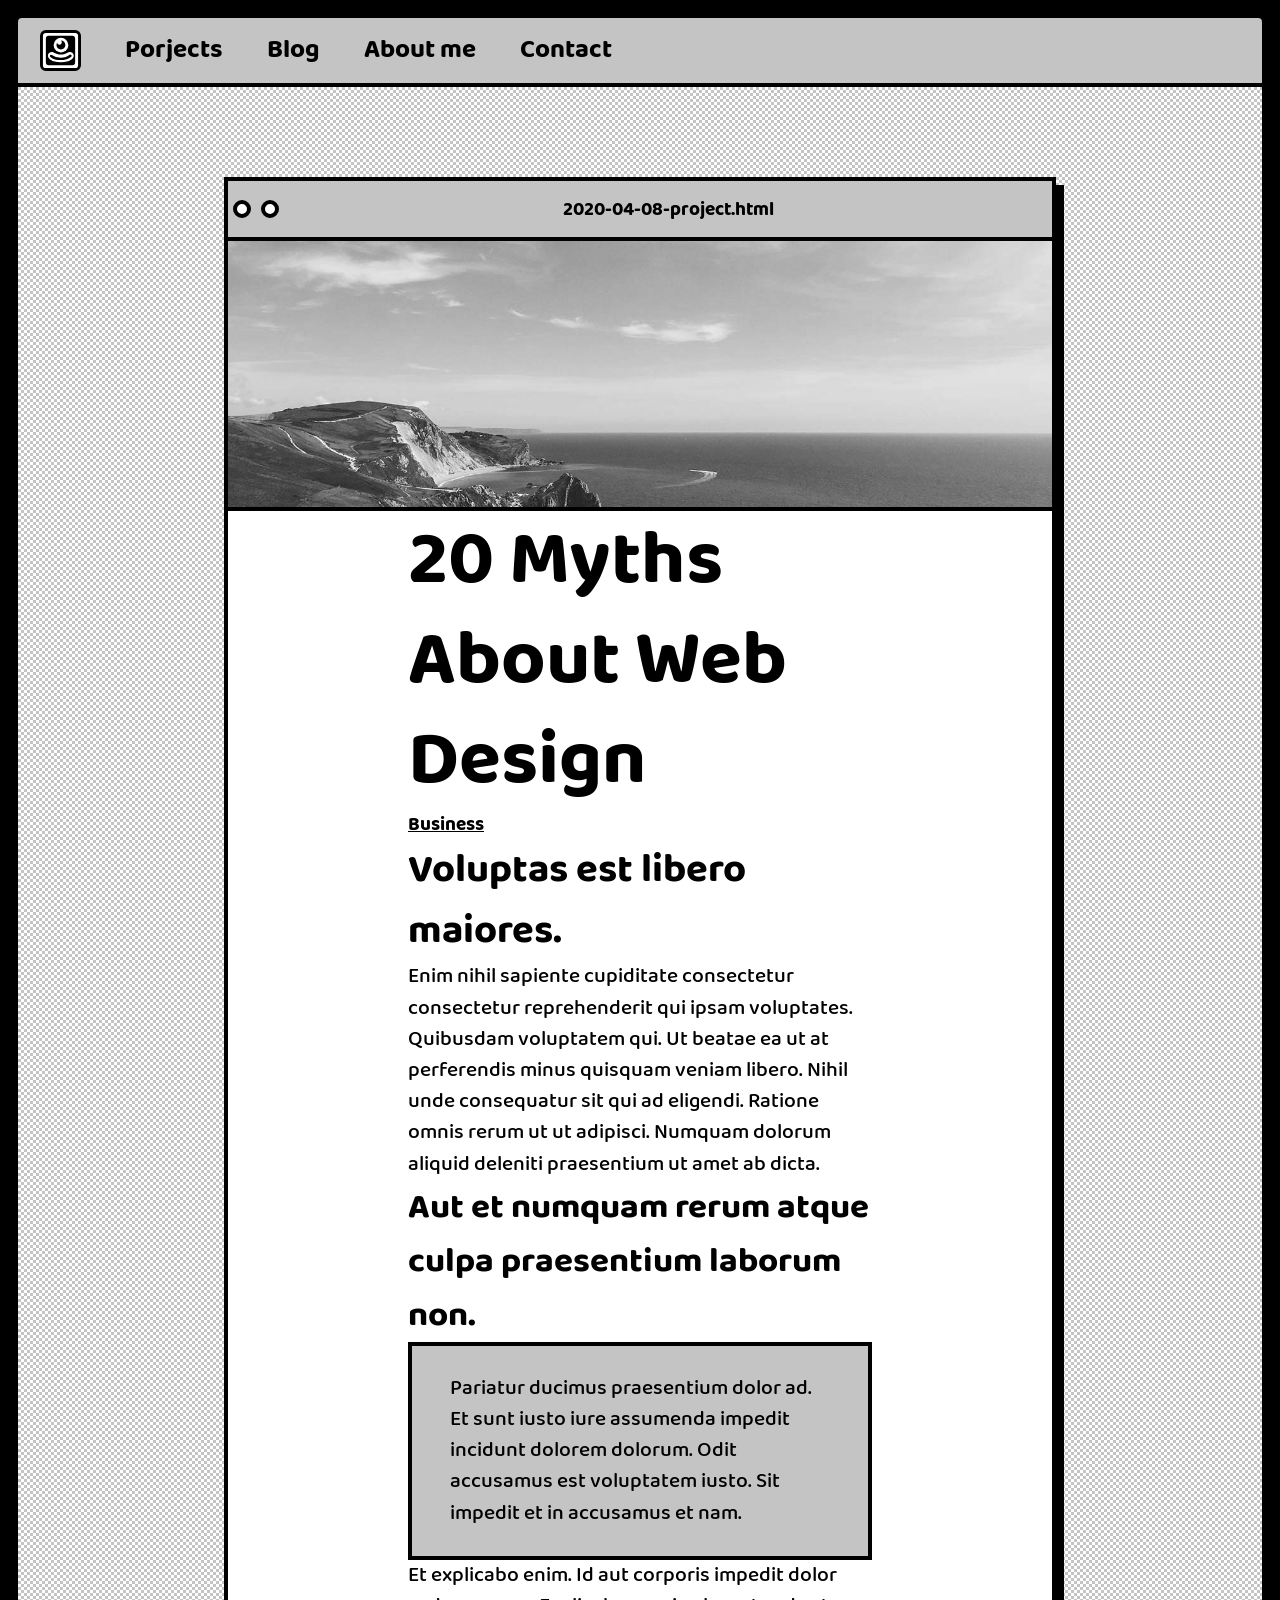
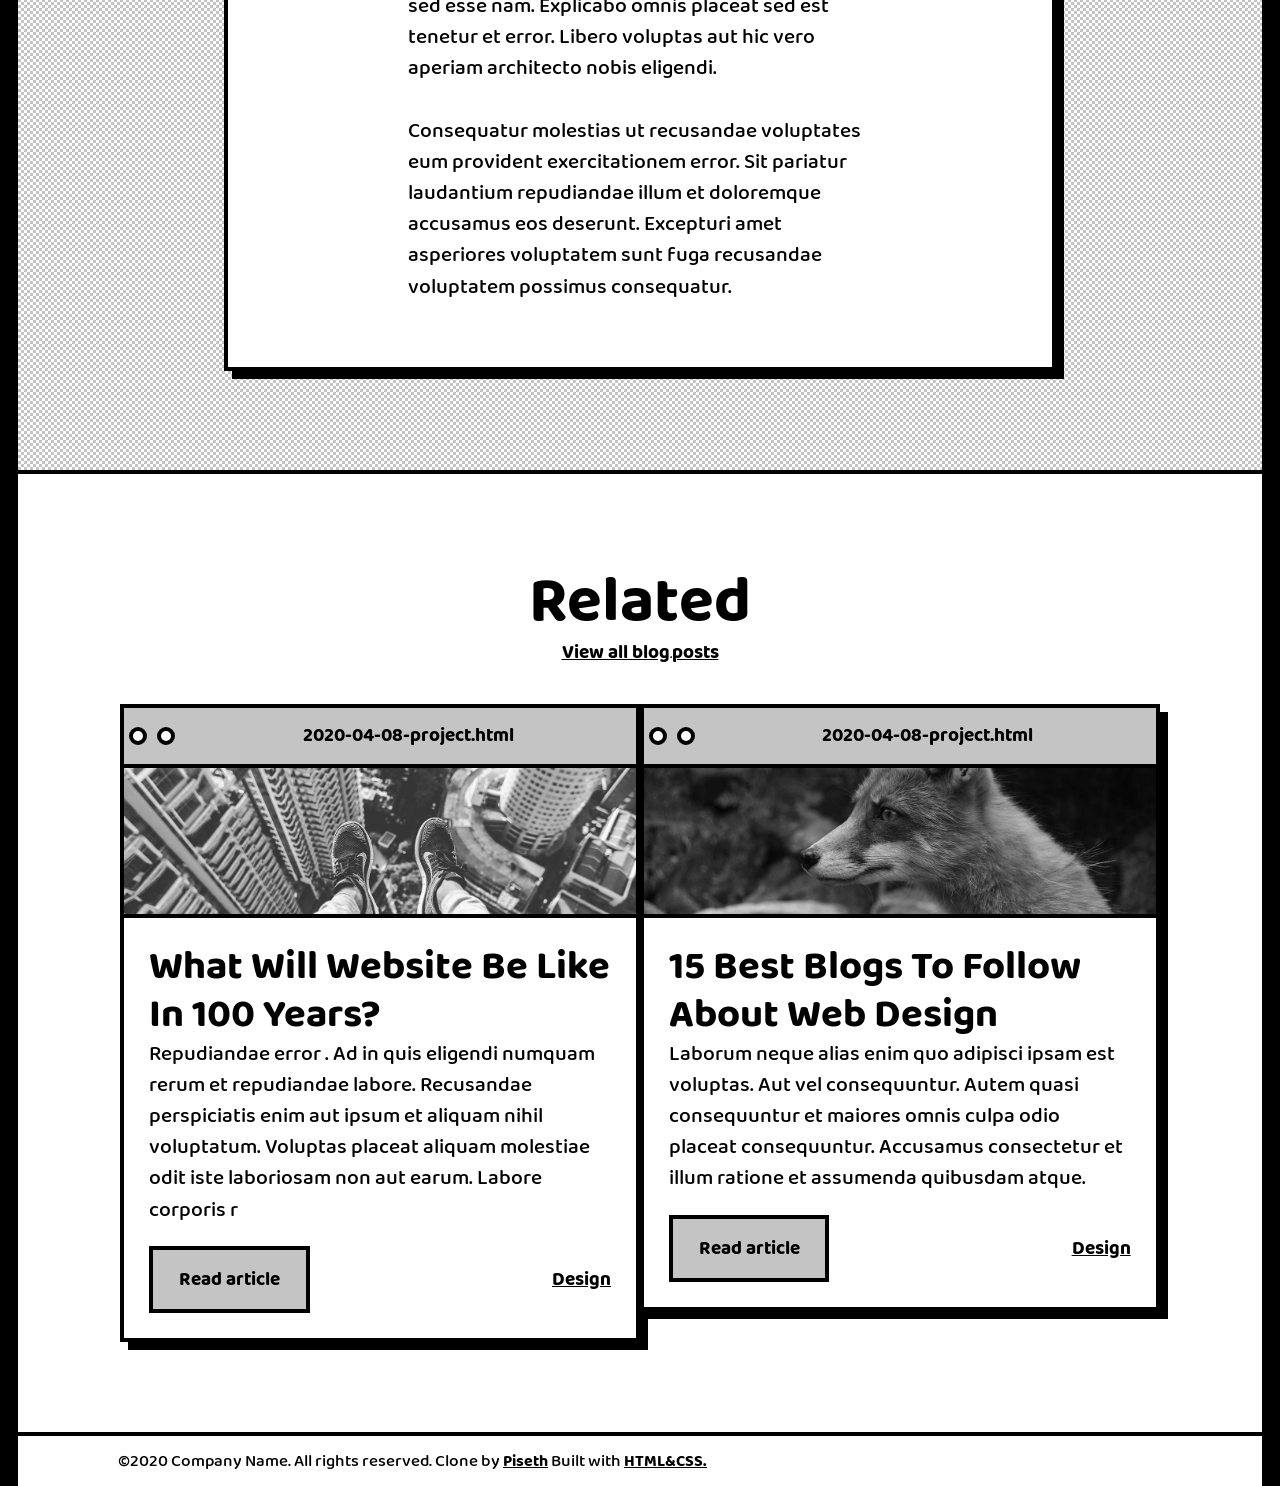
<file: project.html>
<!DOCTYPE html>
<html lang="en">
<head>
    <meta charset="UTF-8">
    <meta name="viewport" content="width=device-width, initial-scale=1.0">
    <link rel="stylesheet" href="style.css">
    <link rel="stylesheet" href="src/fonts/fonts.css">
    <link rel="stylesheet" href="responsive.css">
    <link rel="stylesheet" href="animation.css">
    <title>Clone Portfolio</title>
</head>
<body>

    <!-- navbar start -->
     <nav class="nav">
        <div class="nav-inner">
            <a href="index.html" class="icon-logo">
                <img src="src/imgs/logo.svg" alt="">
            </a>
            <ul class="nav-link" id="nav-link">
                <li><a href="projects.html">Porjects</a></li>
                <li><a href="blog1.html">Blog</a></li>
                <li><a href="about.html">About me</a></li>
                <li><a href="contact.html">Contact</a></li>
            </ul>
            <a class="icon-menu">
                <img src="src/imgs/menu-burger.png" alt="">
            </a>
        </div>
    </nav>
    <!-- navbar end -->
    <!-- projucts start -->
        <section class="projects ">
            <div class="pro-cards pcs1">
                
                <div class="pro-card pc1">
                    <div class="pro-date">
                        <div class="p1"></div>
                        <div class="p2"></div>
                        <h4>2020-04-08-project.html</h4>
                    </div>
                    <img src="src/imgs/img5.jpg" alt="">
                    <div class="pd">
                        <h1>20 Myths About Web Design</h1>
                        <a href="#">Business</a>
                        <h3>Voluptas est libero maiores.</h3>
                        <p>Enim nihil sapiente cupiditate consectetur consectetur reprehenderit qui ipsam voluptates. Quibusdam voluptatem qui. Ut beatae ea ut at perferendis minus quisquam veniam libero. Nihil unde consequatur sit qui ad eligendi. Ratione omnis rerum ut ut adipisci. Numquam dolorum aliquid deleniti praesentium ut amet ab dicta.</p>
                        <h4>Aut et numquam rerum atque culpa praesentium laborum non.</h4>
                        <p class="box">
                            Pariatur ducimus praesentium dolor ad. Et sunt iusto iure assumenda impedit incidunt dolorem dolorum. Odit accusamus est voluptatem iusto. Sit impedit et in accusamus et nam.
                        </p>
                        <p>
                            Et explicabo enim. Id aut corporis impedit dolor sed esse nam. Explicabo omnis placeat sed est tenetur et error. Libero voluptas aut hic vero aperiam architecto nobis eligendi. 
                            <br>
                            <br>
                            Consequatur molestias ut recusandae voluptates eum provident exercitationem error. Sit pariatur laudantium repudiandae illum et doloremque accusamus eos deserunt. Excepturi amet asperiores voluptatem sunt fuga recusandae voluptatem possimus consequatur.
                        </p>
                    </div>
                </div>
            </div>
        </section>
    <!-- projects end -->

     <!-- blog start  -->
        <section class="blogs bls">
            <h1>Related</h1>
            <p><a href="#">View all blog</a>.<a href="">posts</a></p>
            <div class="bl1s">

                <div class="blo-card bl1">
                    <div class="blo-date">
                        <div class="b1"></div>
                        <div class="b2"></div>
                        <h4>2020-04-08-project.html</h4>
                    </div>
                    <img src="src/imgs/img1.jpg" alt="">
                    <div class="blo-dec">
                        <h2>What Will Website Be Like In 100 Years?</h2>
                        <p>Repudiandae error . Ad in quis eligendi numquam rerum et repudiandae labore. Recusandae perspiciatis enim aut ipsum et aliquam nihil voluptatum. Voluptas placeat aliquam molestiae odit iste laboriosam non aut earum. Labore corporis r</p>
                        <div class="blo-btn">
                            <a href="project.html" class="btn-bc">Read article</a>
                            <a href="blog3.html">Design</a>
                        </div>
                    </div>
                </div>

                <div class="blo-card bl1">
                    <div class="blo-date">
                        <div class="b1"></div>
                        <div class="b2"></div>
                        <h4>2020-04-08-project.html</h4>
                    </div>
                    <img src="src/imgs/img2.jpg" alt="">
                    <div class="blo-dec">
                        <h2>15 Best Blogs To Follow About Web Design</h2>
                        <p>Laborum neque alias enim quo adipisci ipsam est voluptas. Aut vel consequuntur. Autem quasi consequuntur et maiores omnis culpa odio placeat consequuntur. Accusamus consectetur et illum ratione et assumenda quibusdam atque.</p>
                        <div class="blo-btn">
                            <a href="project.html" class="btn-bc">Read article</a>
                            <a href="blog3.html">Design</a>
                        </div>
                    </div>
                </div>
            </div>
        </section>
    <!-- blog eng -->
    <!-- footer start -->
    <footer class="footer">
        <p>©2020 Company Name. All rights reserved. Clone by <a href="#">Piseth</a> Built with <a href="#">HTML&CSS.</a></p>
    </footer>
    <!-- footer end -->
    <script src="style.js"></script>
</body>
</html>
</file>
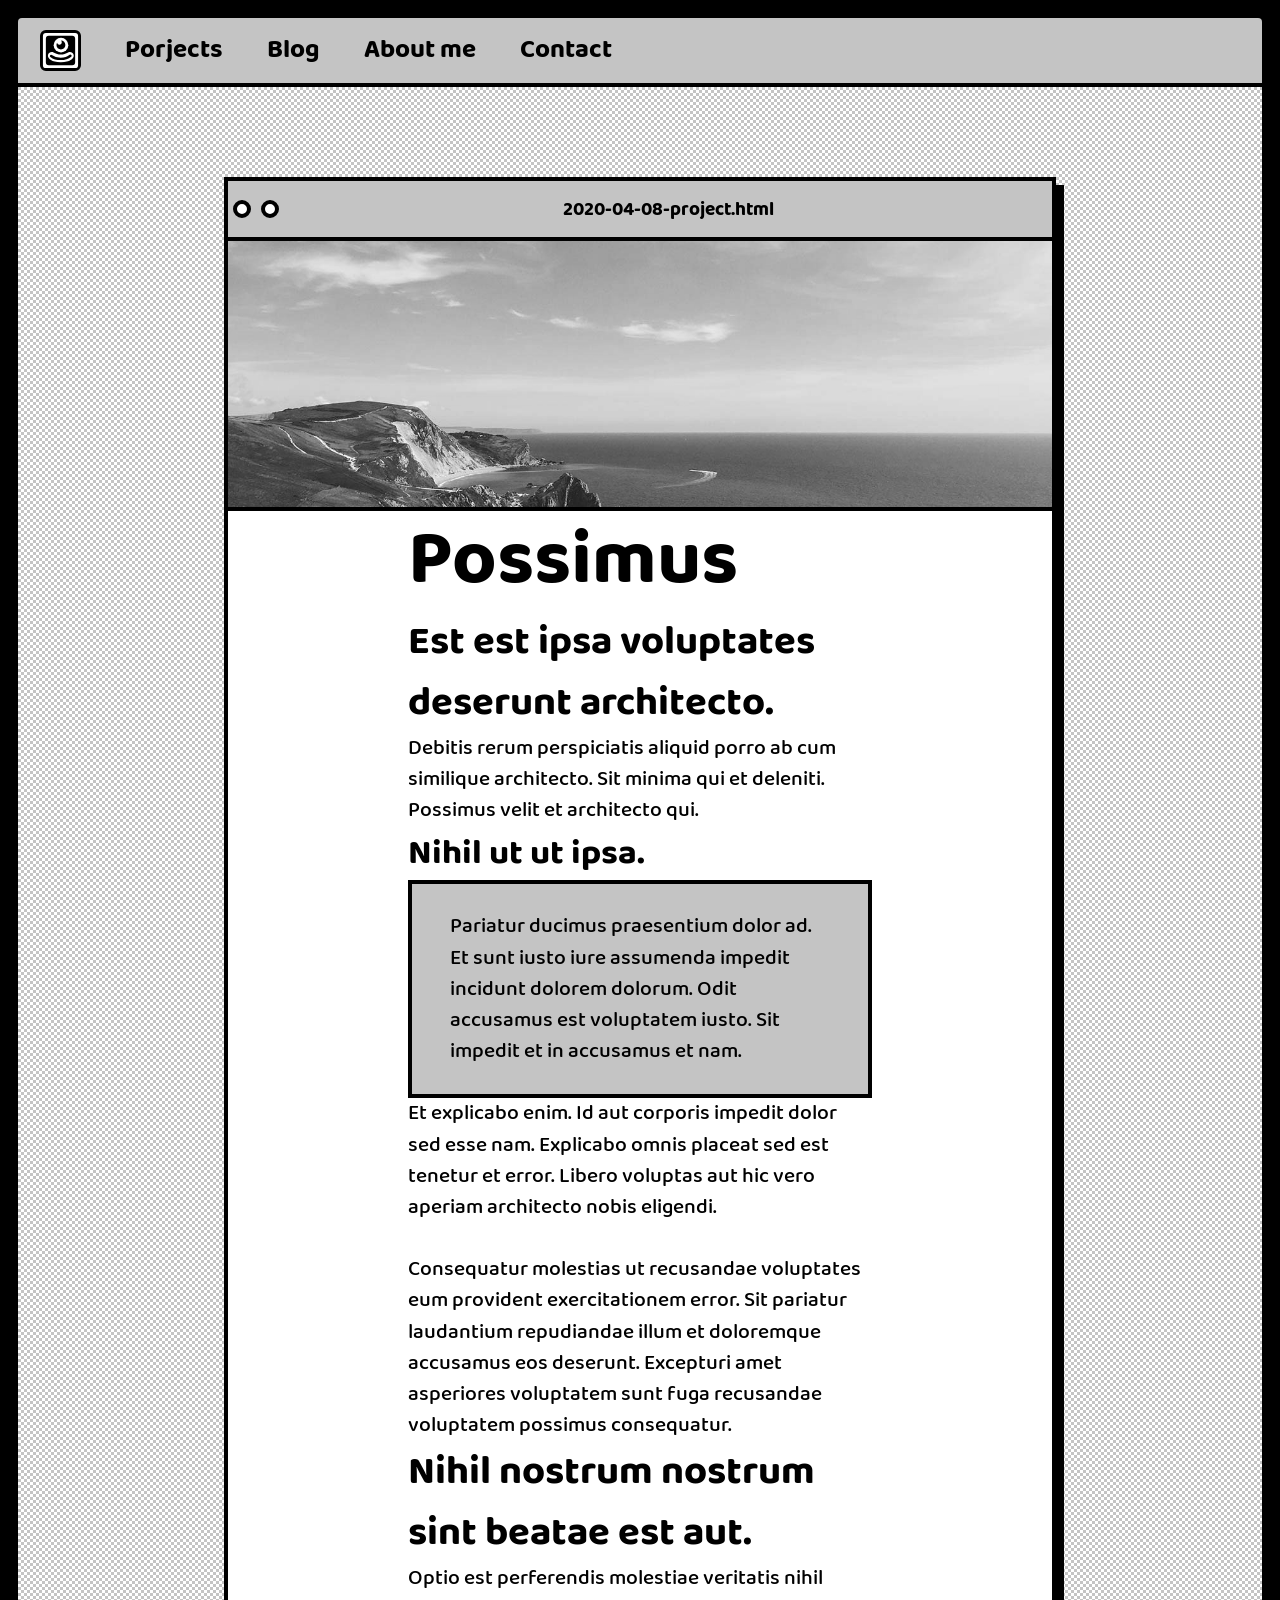
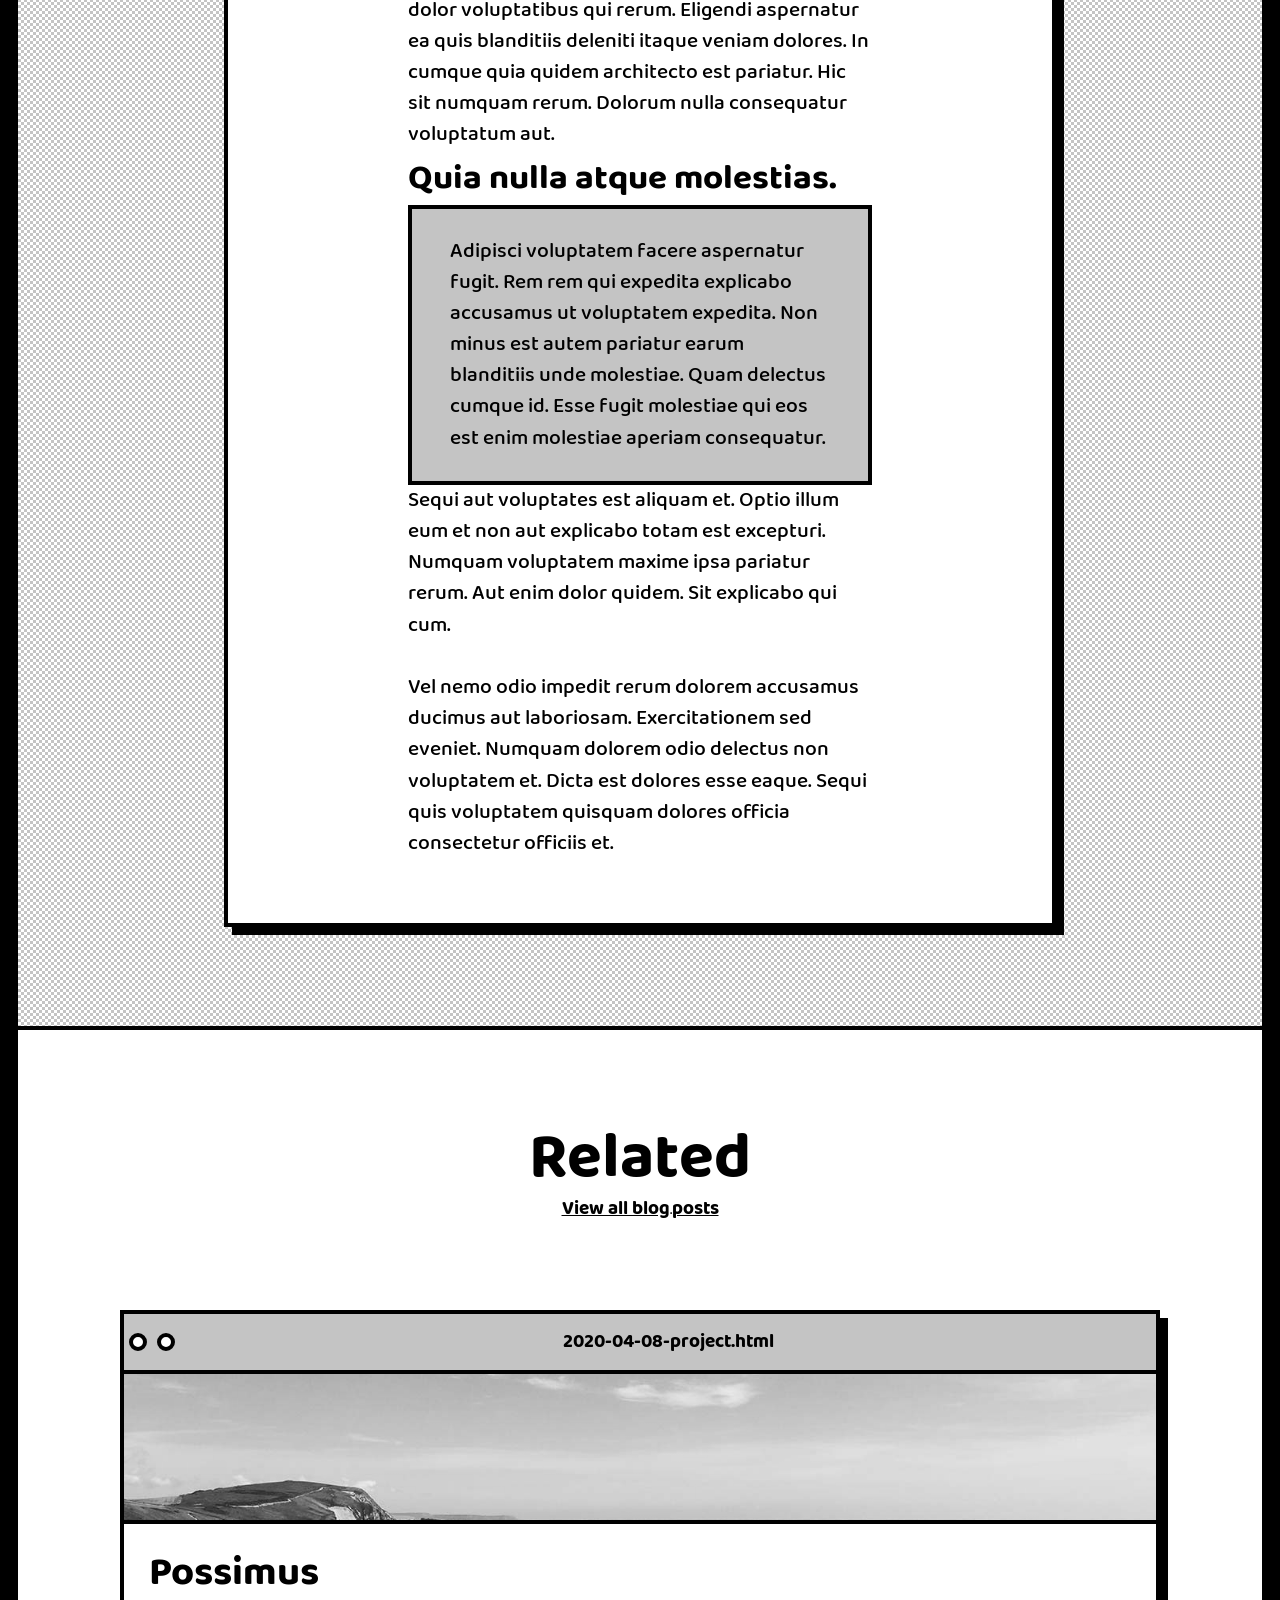
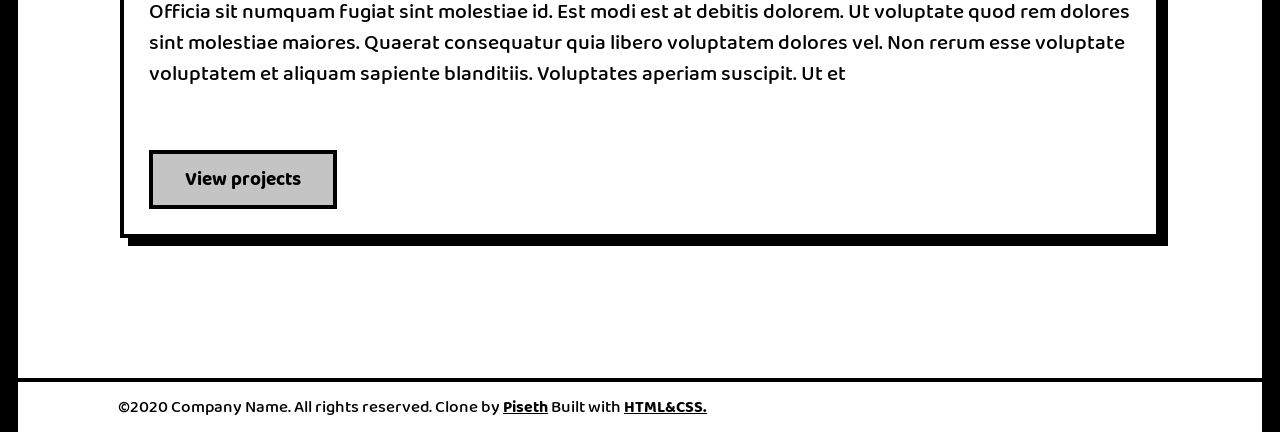
<file: project1.html>
<!DOCTYPE html>
<html lang="en">
<head>
    <meta charset="UTF-8">
    <meta name="viewport" content="width=device-width, initial-scale=1.0">
    <link rel="stylesheet" href="style.css">
    <link rel="stylesheet" href="src/fonts/fonts.css">
    <link rel="stylesheet" href="responsive.css">
    <link rel="stylesheet" href="animation.css">
    <title>Clone Portfolio</title>
</head>
<body>

    <!-- navbar start -->
     <nav class="nav">
        <div class="nav-inner">
            <a href="index.html" class="icon-logo">
                <img src="src/imgs/logo.svg" alt="">
            </a>
            <ul class="nav-link" id="nav-link">
                <li><a href="projects.html">Porjects</a></li>
                <li><a href="blog1.html">Blog</a></li>
                <li><a href="about.html">About me</a></li>
               <li><a href="contact.html">Contact</a></li>
            </ul>
            <a class="icon-menu">
                <img src="src/imgs/menu-burger.png" alt="">
            </a>
        </div>
    </nav>
    <!-- navbar end -->
    <!-- projucts start -->
        <section class="projects ">
            <div class="pro-cards pcs1">
                
                <div class="pro-card pc1">
                    <div class="pro-date">
                        <div class="p1"></div>
                        <div class="p2"></div>
                        <h4>2020-04-08-project.html</h4>
                    </div>
                    <img src="src/imgs/img5.jpg" alt="">
                    <div class="pd">
                        <h1>Possimus</h1>
                        <h3>Est est ipsa voluptates deserunt architecto.</h3>
                        <p>Debitis rerum perspiciatis aliquid porro ab cum similique architecto. Sit minima qui et deleniti. Possimus velit et architecto qui.</p>
                        <h4>Nihil ut ut ipsa.</h4>
                        <p class="box">
                            Pariatur ducimus praesentium dolor ad. Et sunt iusto iure assumenda impedit incidunt dolorem dolorum. Odit accusamus est voluptatem iusto. Sit impedit et in accusamus et nam.
                        </p>
                        <p>
                            Et explicabo enim. Id aut corporis impedit dolor sed esse nam. Explicabo omnis placeat sed est tenetur et error. Libero voluptas aut hic vero aperiam architecto nobis eligendi. 
                            <br>
                            <br>
                            Consequatur molestias ut recusandae voluptates eum provident exercitationem error. Sit pariatur laudantium repudiandae illum et doloremque accusamus eos deserunt. Excepturi amet asperiores voluptatem sunt fuga recusandae voluptatem possimus consequatur.
                        </p>
                        <h3>Nihil nostrum nostrum sint beatae est aut.</h3>
                        <p>Optio est perferendis molestiae veritatis nihil dolor voluptatibus qui rerum. Eligendi aspernatur ea quis blanditiis deleniti itaque veniam dolores. In cumque quia quidem architecto est pariatur. Hic sit numquam rerum. Dolorum nulla consequatur voluptatum aut.</p>
                        <h4>Quia nulla atque molestias.</h4>
                        <p class="box">
                           Adipisci voluptatem facere aspernatur fugit. Rem rem qui expedita explicabo accusamus ut voluptatem expedita. Non minus est autem pariatur earum blanditiis unde molestiae. Quam delectus cumque id. Esse fugit molestiae qui eos est enim molestiae aperiam consequatur.
                        </p>
                        <p>
                            Sequi aut voluptates est aliquam et. Optio illum eum et non aut explicabo totam est excepturi. Numquam voluptatem maxime ipsa pariatur rerum. Aut enim dolor quidem. Sit explicabo qui cum.
                            <br>
                            <br>
                            Vel nemo odio impedit rerum dolorem accusamus ducimus aut laboriosam. Exercitationem sed eveniet. Numquam dolorem odio delectus non voluptatem et. Dicta est dolores esse eaque. Sequi quis voluptatem quisquam dolores officia consectetur officiis et.
                        </p>
                    </div>
                </div>
            </div>
        </section>
    <!-- projects end -->

     <!-- blog start  -->
        <section class="blogs bls">
            <h1>Related</h1>
            <p><a href="#">View all blog</a>.<a href="">posts</a></p>
            <div class="bl1s">

                <div class="pro-card pc">
                    <div class="pro-date">
                        <div class="p1"></div>
                        <div class="p2"></div>
                        <h4>2020-04-08-project.html</h4>
                    </div>
                    <img src="src/imgs/img5.jpg" alt="">
                    <div class="pro-dec">
                        <h2>Possimus</h2>
                        <p>Officia sit numquam fugiat sint molestiae id. Est modi est at debitis dolorem. Ut voluptate quod rem dolores sint molestiae maiores. Quaerat consequatur quia libero voluptatem dolores vel. Non rerum esse voluptate voluptatem et aliquam sapiente blanditiis. Voluptates aperiam suscipit. Ut et</p>
                        <a href="project1.html">View projects</a>
                    </div>
                </div>

            </div>
        </section>
    <!-- blog eng -->
    <!-- footer start -->
    <footer class="footer">
        <p>©2020 Company Name. All rights reserved. Clone by <a href="#">Piseth</a> Built with <a href="#">HTML&CSS.</a></p>
    </footer>
    <!-- footer end -->
    <script src="style.js"></script>
</body>
</html>
</file>
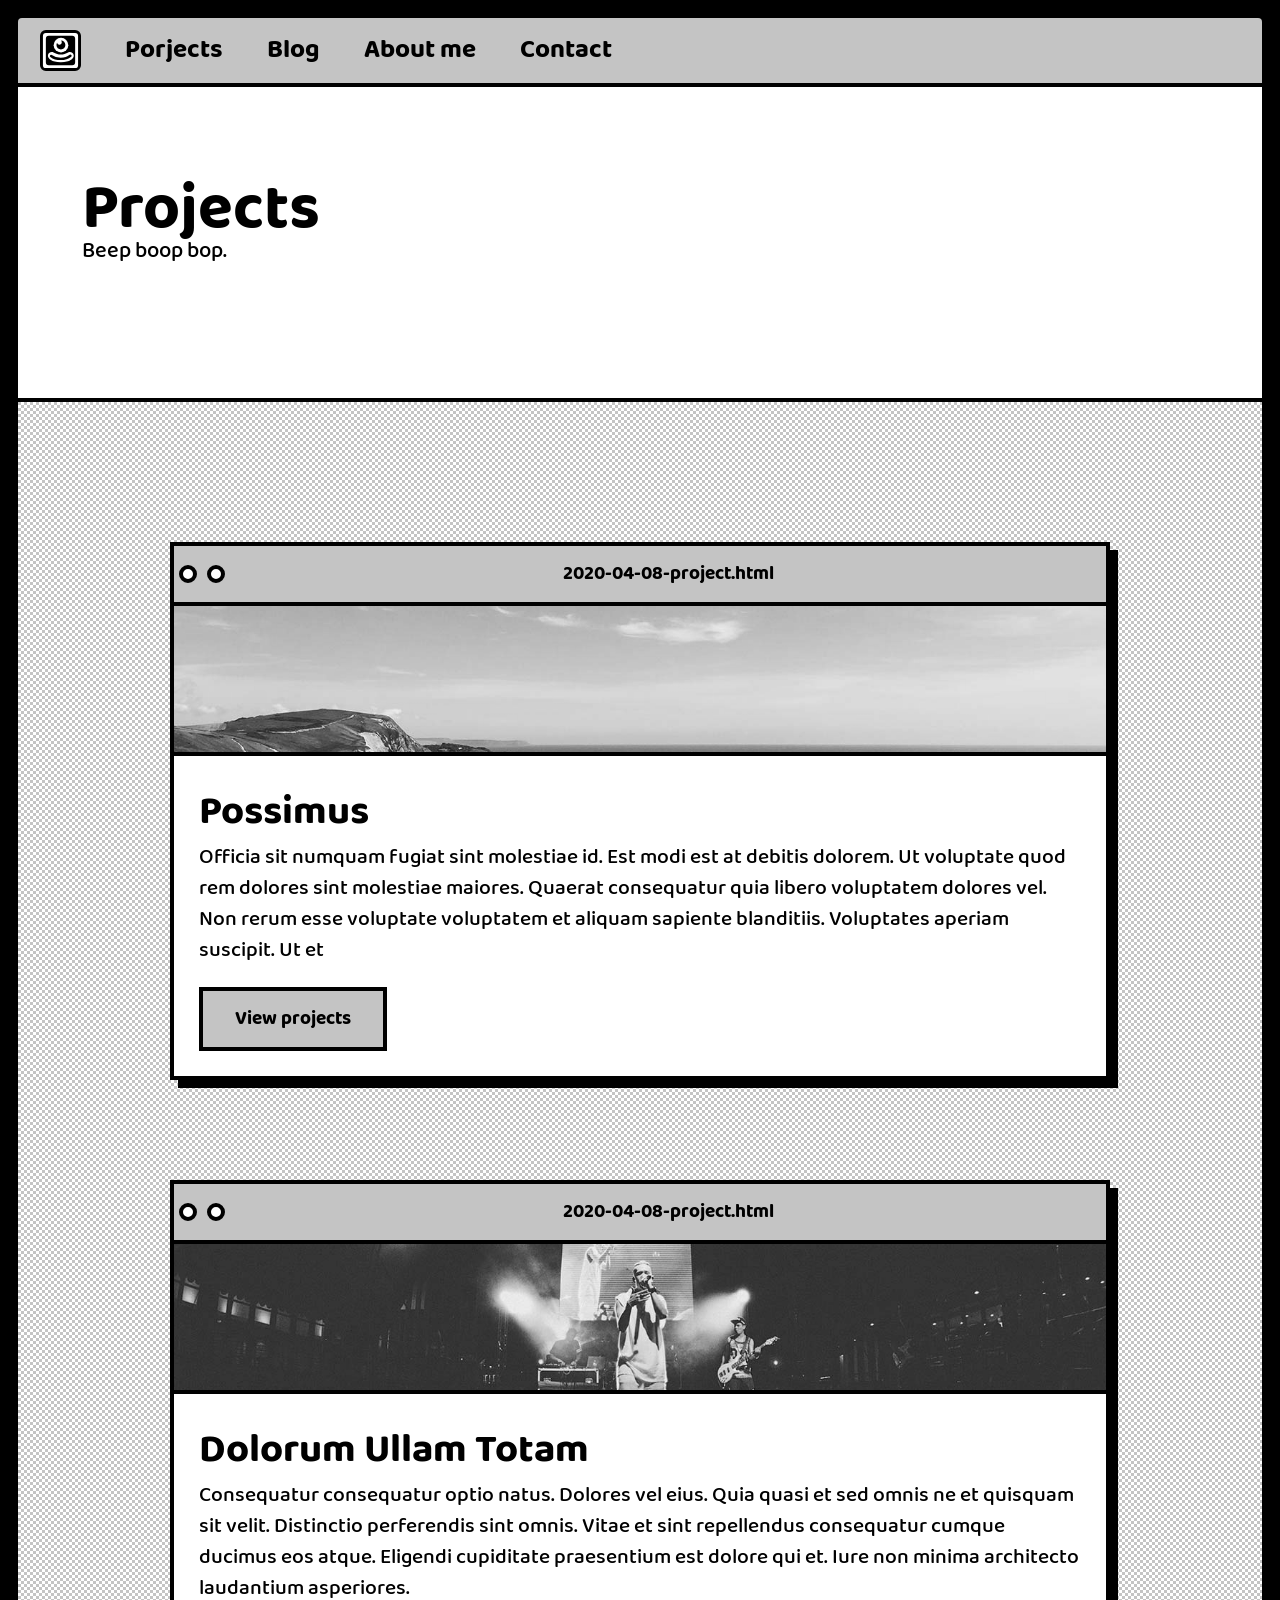
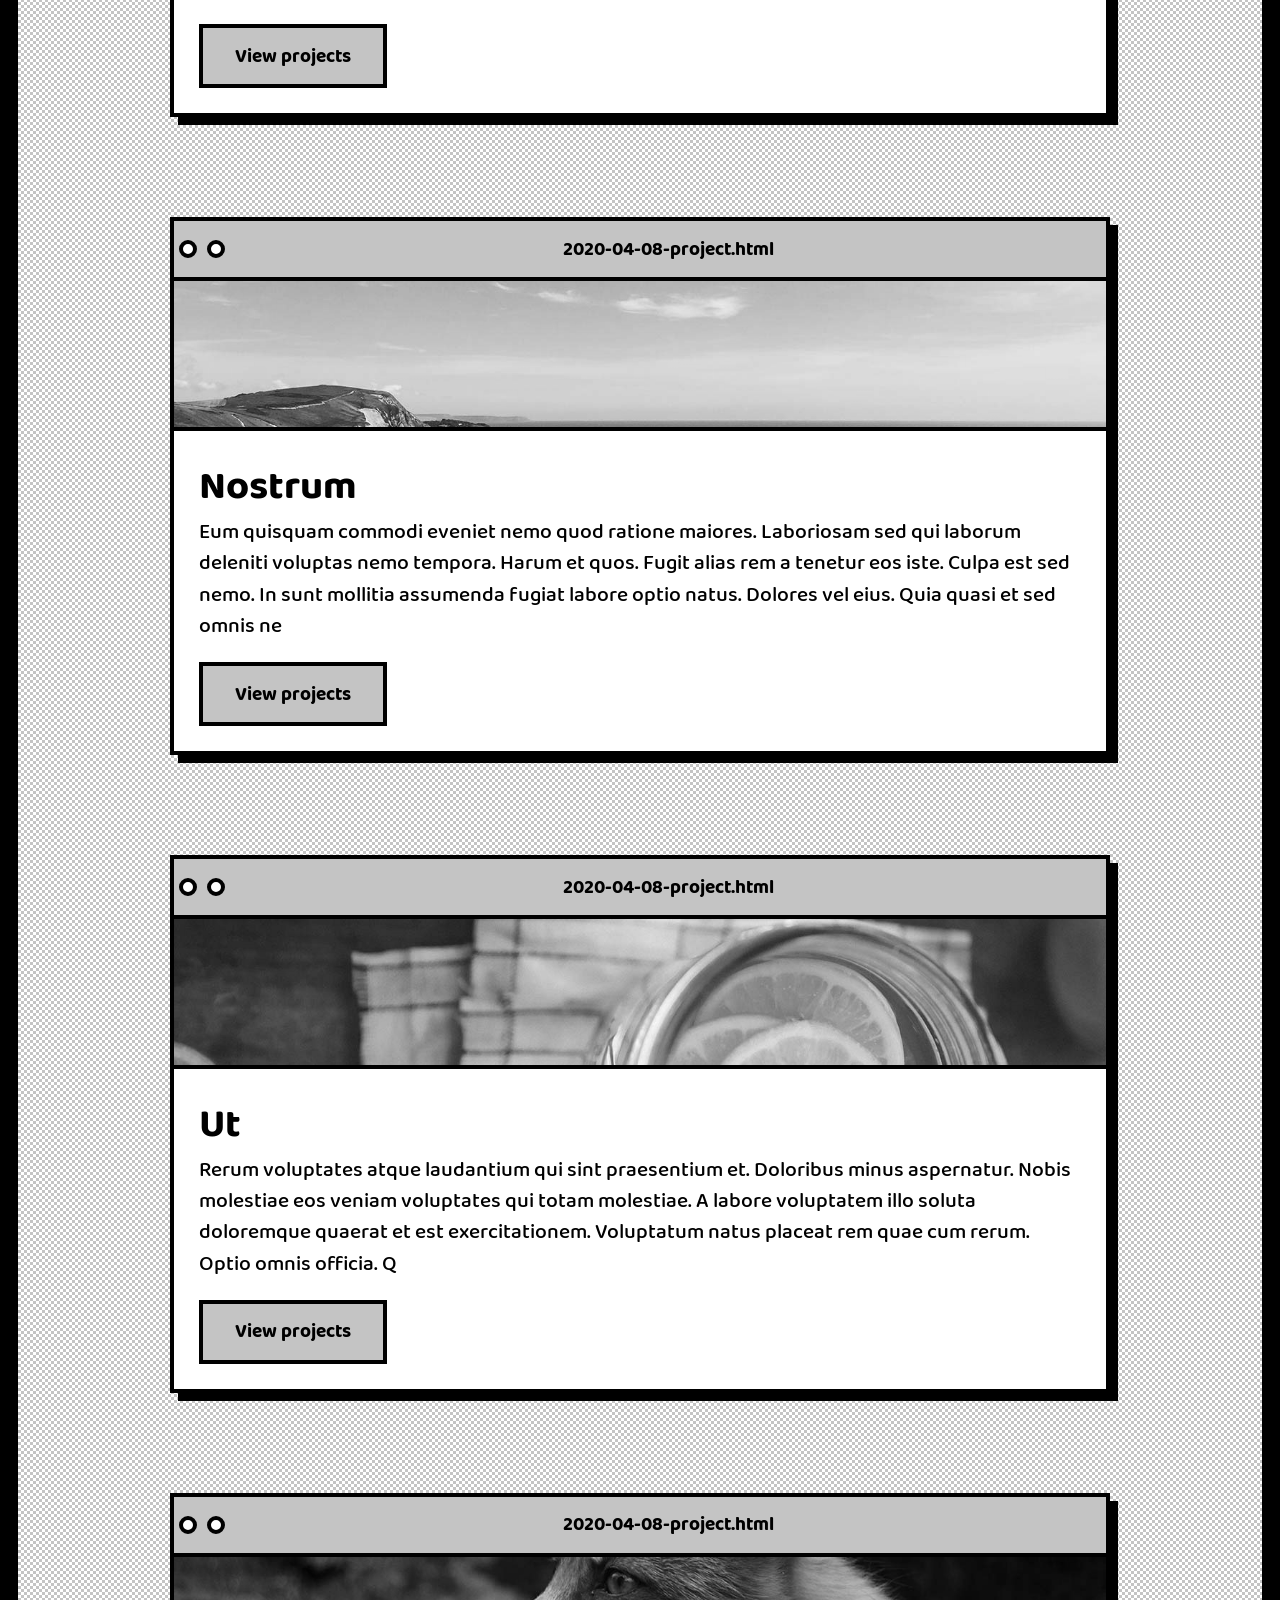
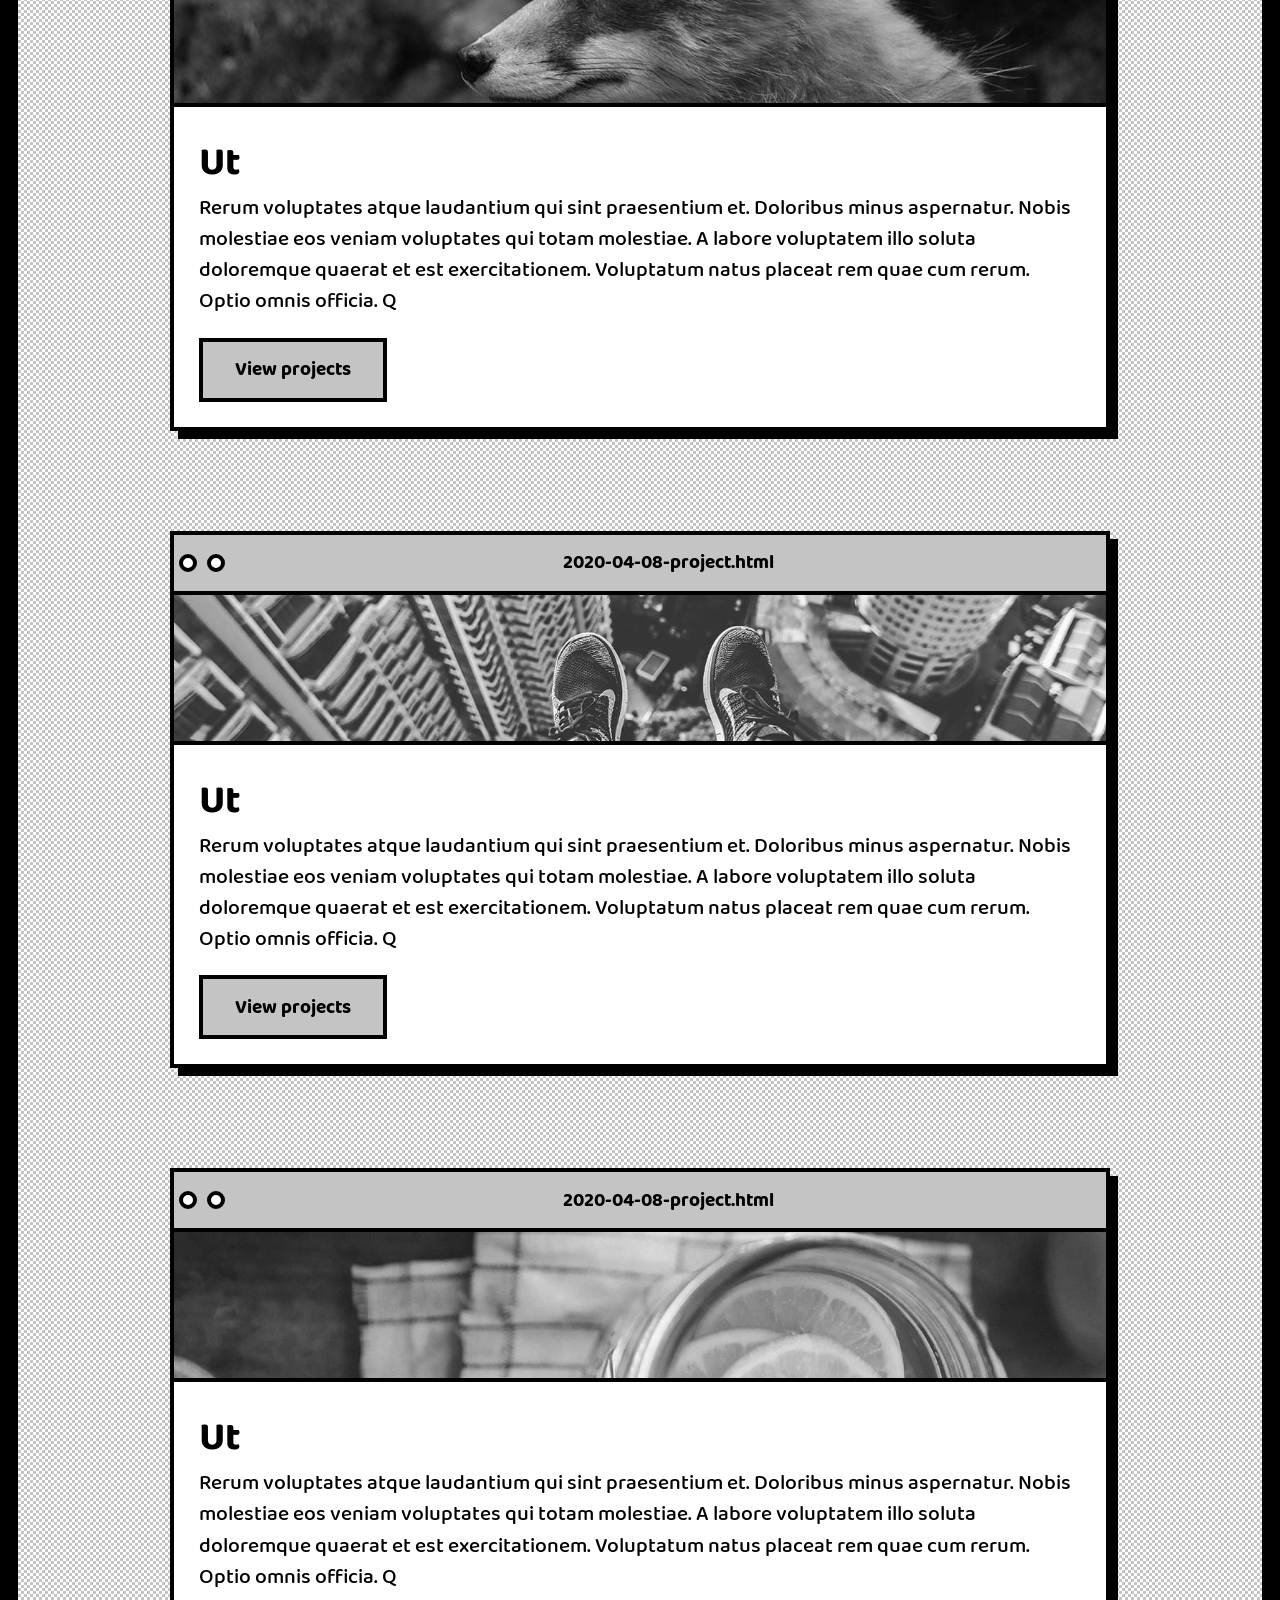
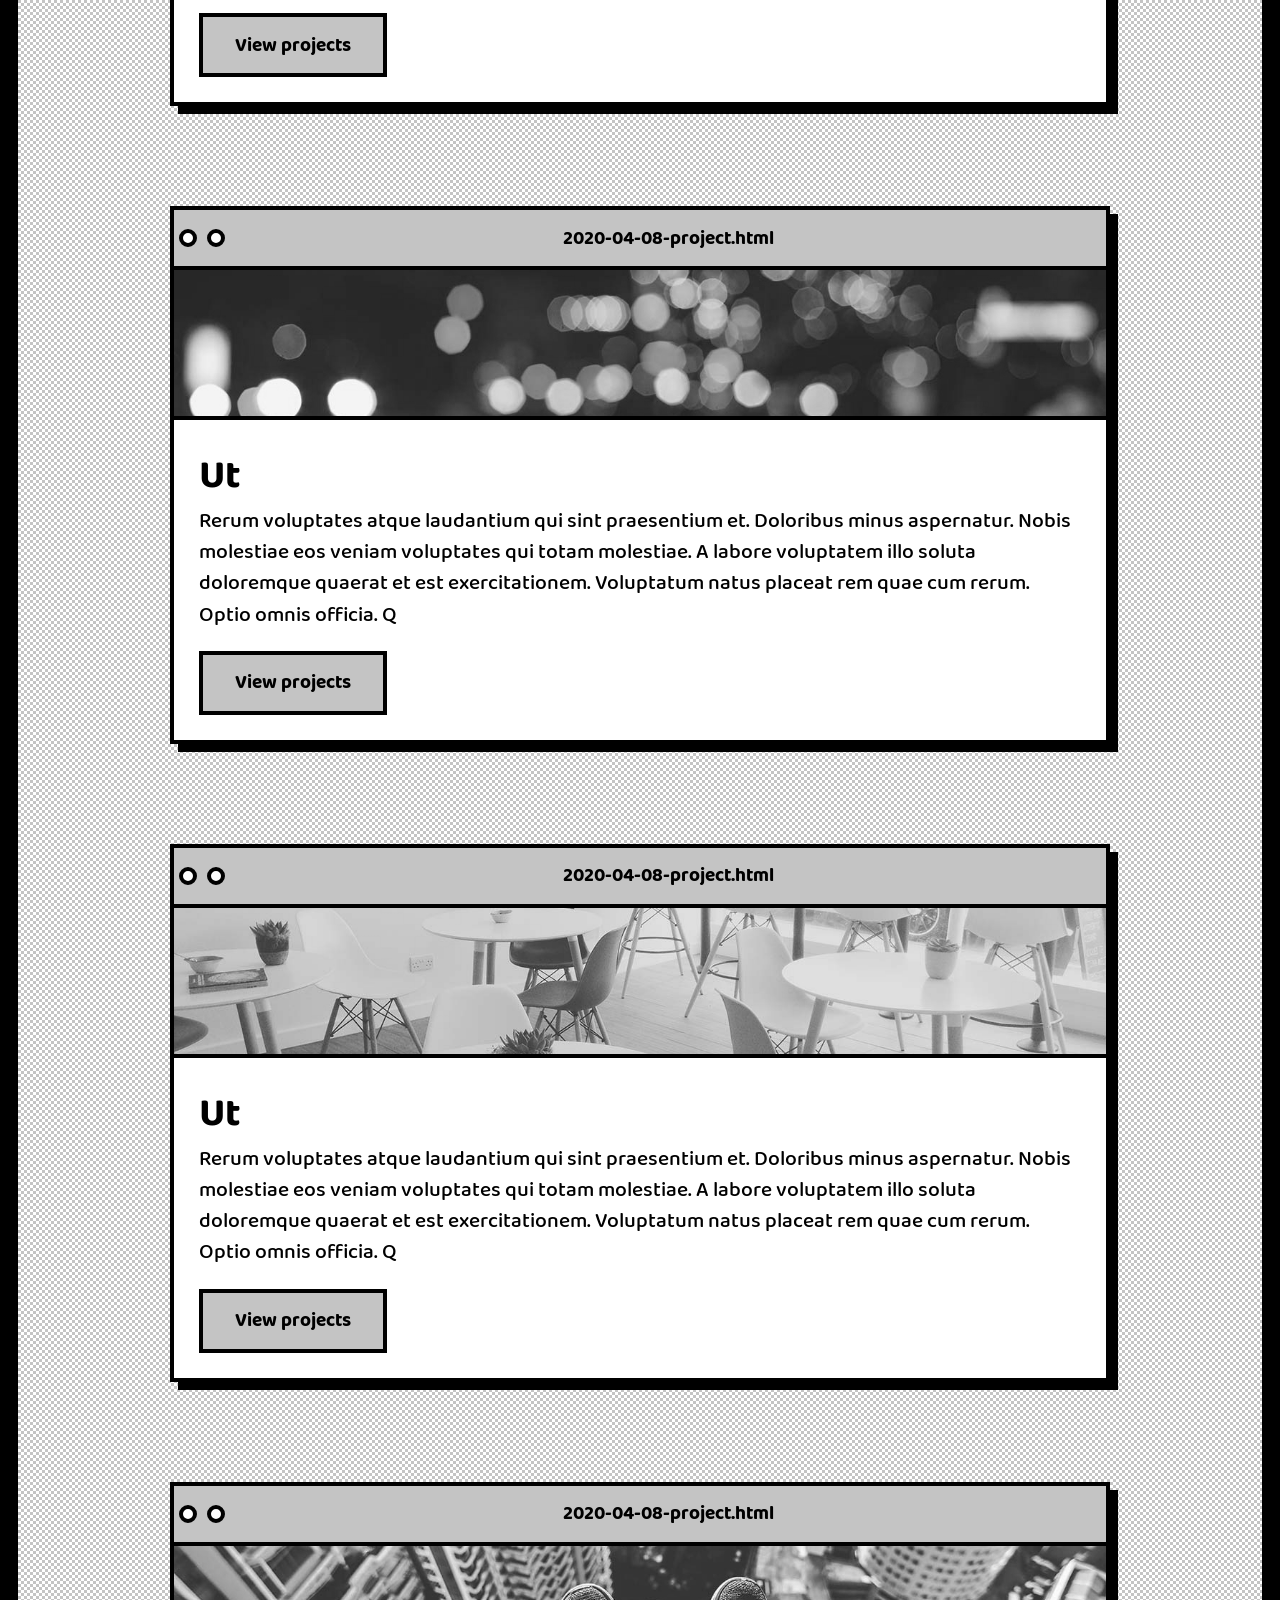
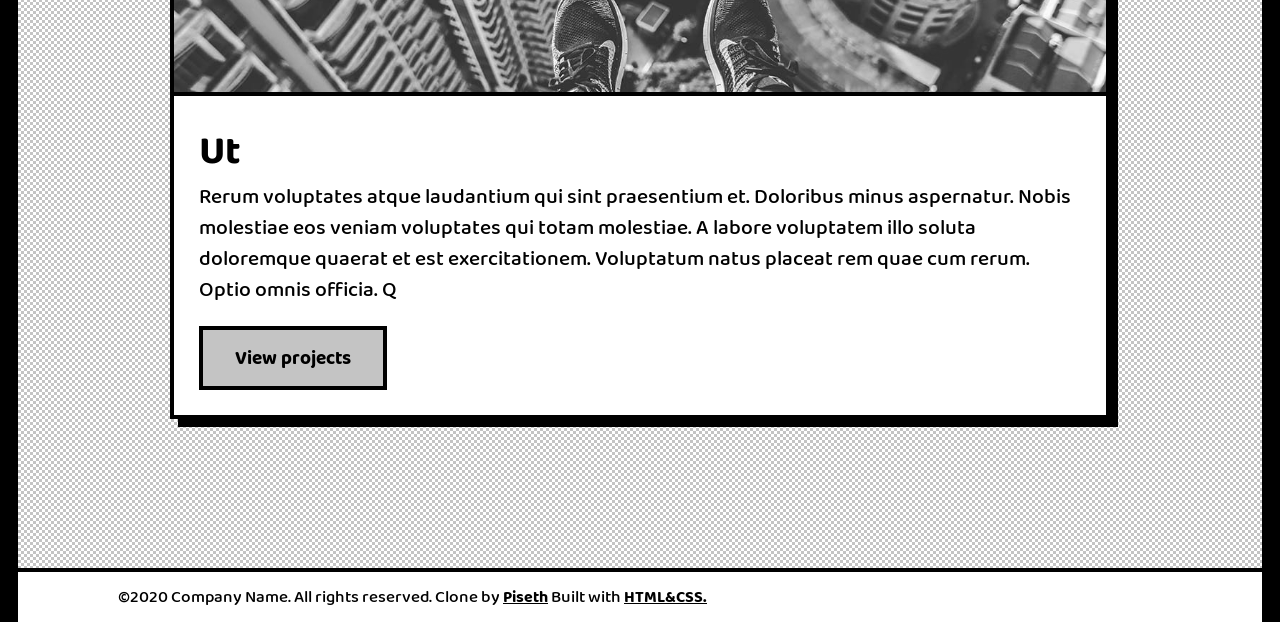
<file: projects.html>
<!DOCTYPE html>
<html lang="en">
<head>
    <meta charset="UTF-8">
    <meta name="viewport" content="width=device-width, initial-scale=1.0">
    <link rel="stylesheet" href="style.css">
    <link rel="stylesheet" href="src/fonts/fonts.css">
    <link rel="stylesheet" href="responsive.css">
    <link rel="stylesheet" href="animation.css">
    <title>Clone Portfolio</title>
</head>
<body>

    <!-- navbar start -->
     <nav class="nav">
        <div class="nav-inner">
            <a href="index.html" class="icon-logo">
                <img src="src/imgs/logo.svg" alt="">
            </a>
            <ul class="nav-link" id="nav-link">
                <li><a href="projects.html">Porjects</a></li>
                <li><a href="blog1.html">Blog</a></li>
                <li><a href="about.html">About me</a></li>
                <li><a href="contact.html">Contact</a></li>
            </ul>
            <a class="icon-menu">
                <img src="src/imgs/menu-burger.png" alt="">
            </a>
        </div>
    </nav>
    <!-- navbar end -->
    <!-- header start -->
    <header class="header pheader">
        <div class="header-box pheader-box">
            <h1>Projects</h1>
            <p>Beep boop bop.</p>
        </div>
    </header>
    <!-- header end -->
    <!-- projucts start -->
        <section class="projects ">
            <div class="pro-cards pcs">
                
                <div class="pro-card pc">
                    <div class="pro-date">
                        <div class="p1"></div>
                        <div class="p2"></div>
                        <h4>2020-04-08-project.html</h4>
                    </div>
                    <img src="src/imgs/img5.jpg" alt="">
                    <div class="pro-dec">
                        <h2>Possimus</h2>
                        <p>Officia sit numquam fugiat sint molestiae id. Est modi est at debitis dolorem. Ut voluptate quod rem dolores sint molestiae maiores. Quaerat consequatur quia libero voluptatem dolores vel. Non rerum esse voluptate voluptatem et aliquam sapiente blanditiis. Voluptates aperiam suscipit. Ut et</p>
                        <a href="project1.html">View projects</a>
                    </div>
                </div>

                 <div class="pro-card pc">
                    <div class="pro-date">
                        <div class="p1"></div>
                        <div class="p2"></div>
                        <h4>2020-04-08-project.html</h4>
                    </div>
                    <img src="src/imgs/img3.jpg" alt="">
                    <div class="pro-dec">
                        <h2>Dolorum Ullam Totam</h2>
                        <p>Consequatur consequatur  optio natus. Dolores vel eius. Quia quasi et sed omnis ne et quisquam sit velit. Distinctio perferendis sint omnis. Vitae et sint repellendus consequatur cumque ducimus eos atque. Eligendi cupiditate praesentium est dolore qui et. Iure non minima architecto laudantium asperiores.</p>
                        <a href="project1.html">View projects</a>
                    </div>
                </div>
                                
                <div class="pro-card pc">
                    <div class="pro-date">
                        <div class="p1"></div>
                        <div class="p2"></div>
                        <h4>2020-04-08-project.html</h4>
                    </div>
                    <img src="src/imgs/img5.jpg" alt="">
                    <div class="pro-dec">
                        <h2>Nostrum</h2>
                        <p>Eum quisquam commodi eveniet nemo quod ratione maiores. Laboriosam sed qui laborum deleniti voluptas nemo tempora. Harum et quos. Fugit alias rem a tenetur eos iste. Culpa est sed nemo. In sunt mollitia assumenda fugiat labore optio natus. Dolores vel eius. Quia quasi et sed omnis ne</p>
                        <a href="project1.html">View projects</a>
                    </div>
                </div>

                <div class="pro-card pc">
                    <div class="pro-date">
                        <div class="p1"></div>
                        <div class="p2"></div>
                        <h4>2020-04-08-project.html</h4>
                    </div>
                    <img src="src/imgs/img4.jpg" alt="">
                    <div class="pro-dec">
                        <h2>Ut</h2>
                        <p>Rerum voluptates atque laudantium qui sint praesentium et. Doloribus minus aspernatur. Nobis molestiae eos veniam voluptates qui totam molestiae. A labore voluptatem illo soluta doloremque quaerat et est exercitationem. Voluptatum natus placeat rem quae cum rerum. Optio omnis officia. Q</p>
                        <a href="project1.html">View projects</a>
                    </div>
                </div>

                <div class="pro-card pc">
                    <div class="pro-date">
                        <div class="p1"></div>
                        <div class="p2"></div>
                        <h4>2020-04-08-project.html</h4>
                    </div>
                    <img src="src/imgs/img2.jpg" alt="">
                    <div class="pro-dec">
                        <h2>Ut</h2>
                        <p>Rerum voluptates atque laudantium qui sint praesentium et. Doloribus minus aspernatur. Nobis molestiae eos veniam voluptates qui totam molestiae. A labore voluptatem illo soluta doloremque quaerat et est exercitationem. Voluptatum natus placeat rem quae cum rerum. Optio omnis officia. Q</p>
                        <a href="project1.html">View projects</a>
                    </div>
                </div>

                <div class="pro-card pc">
                    <div class="pro-date">
                        <div class="p1"></div>
                        <div class="p2"></div>
                        <h4>2020-04-08-project.html</h4>
                    </div>
                    <img src="src/imgs/img1.jpg" alt="">
                    <div class="pro-dec">
                        <h2>Ut</h2>
                        <p>Rerum voluptates atque laudantium qui sint praesentium et. Doloribus minus aspernatur. Nobis molestiae eos veniam voluptates qui totam molestiae. A labore voluptatem illo soluta doloremque quaerat et est exercitationem. Voluptatum natus placeat rem quae cum rerum. Optio omnis officia. Q</p>
                        <a href="project1.html">View projects</a>
                    </div>
                </div>

                <div class="pro-card pc">
                    <div class="pro-date">
                        <div class="p1"></div>
                        <div class="p2"></div>
                        <h4>2020-04-08-project.html</h4>
                    </div>
                    <img src="src/imgs/img4.jpg" alt="">
                    <div class="pro-dec">
                        <h2>Ut</h2>
                        <p>Rerum voluptates atque laudantium qui sint praesentium et. Doloribus minus aspernatur. Nobis molestiae eos veniam voluptates qui totam molestiae. A labore voluptatem illo soluta doloremque quaerat et est exercitationem. Voluptatum natus placeat rem quae cum rerum. Optio omnis officia. Q</p>
                        <a href="project1.html">View projects</a>
                    </div>
                </div>

                <div class="pro-card pc">
                    <div class="pro-date">
                        <div class="p1"></div>
                        <div class="p2"></div>
                        <h4>2020-04-08-project.html</h4>
                    </div>
                    <img src="src/imgs/img6.jpg" alt="">
                    <div class="pro-dec">
                        <h2>Ut</h2>
                        <p>Rerum voluptates atque laudantium qui sint praesentium et. Doloribus minus aspernatur. Nobis molestiae eos veniam voluptates qui totam molestiae. A labore voluptatem illo soluta doloremque quaerat et est exercitationem. Voluptatum natus placeat rem quae cum rerum. Optio omnis officia. Q</p>
                        <a href="project1.html">View projects</a>
                    </div>
                </div>

                <div class="pro-card pc">
                    <div class="pro-date">
                        <div class="p1"></div>
                        <div class="p2"></div>
                        <h4>2020-04-08-project.html</h4>
                    </div>
                    <img src="src/imgs/img7.jpg" alt="">
                    <div class="pro-dec">
                        <h2>Ut</h2>
                        <p>Rerum voluptates atque laudantium qui sint praesentium et. Doloribus minus aspernatur. Nobis molestiae eos veniam voluptates qui totam molestiae. A labore voluptatem illo soluta doloremque quaerat et est exercitationem. Voluptatum natus placeat rem quae cum rerum. Optio omnis officia. Q</p>
                        <a href="project1.html">View projects</a>
                    </div>
                </div>

                <div class="pro-card pc">
                    <div class="pro-date">
                        <div class="p1"></div>
                        <div class="p2"></div>
                        <h4>2020-04-08-project.html</h4>
                    </div>
                    <img src="src/imgs/img1.jpg" alt="">
                    <div class="pro-dec">
                        <h2>Ut</h2>
                        <p>Rerum voluptates atque laudantium qui sint praesentium et. Doloribus minus aspernatur. Nobis molestiae eos veniam voluptates qui totam molestiae. A labore voluptatem illo soluta doloremque quaerat et est exercitationem. Voluptatum natus placeat rem quae cum rerum. Optio omnis officia. Q</p>
                        <a href="project1.html">View projects</a>
                    </div>
                </div>

            </div>
        </section>
    <!-- projects end -->
    <!-- footer start -->
    <footer class="footer">
        <p>©2020 Company Name. All rights reserved. Clone by <a href="#">Piseth</a> Built with <a href="#">HTML&CSS.</a></p>
    </footer>
    <!-- footer end -->
    <script src="style.js"></script>
</body>
</html>
</file>
<file: style.css>
*{
    margin: 0;
    padding: 0;
    box-sizing: border-box;
    cursor: url("src/imgs/curser-pontiner.png"), auto;
}
body{
    background-color: rgb(0, 0, 0);
    padding: 0 18px;   
}
/* navbar start */
.nav{
    width: 100%;
    top:0;
    position: sticky;
    padding: 18px 0 4px 0;
    background-color: black;
    z-index: 10;
}
.nav-inner{
    width: inherit;
    top:0;
    position: sticky;
    background-color: #C4C4C4;
    display: flex;
    flex-direction: row;
    align-items: center;
    justify-content: start;
    border-radius: 4px 4px 0 0;
}
.nav-link{
    display: flex;
    align-items: center;
}
.nav-link li{
    list-style: none;
}
.nav-link li a, .icon-menu, .icon-logo img{
    display: flex;
    height: 65px;
    text-decoration: none;
    padding: 12px 22px;
}
.nav-link li a,.icon-logo img, .icon-menu,  .icon-menu img, 
.header-box p a, .btn-header, .alinks,
.pro-dec a, .blo-btn a, .blo-btn a, .blogs a, .blnext a{
    cursor: url("src/imgs/curser.png"), pointer;
}
.icon-menu{
    display: none;
    border: none;
    background: none;
}
/* header start  */
.header{
    height: 85vh; 
    background-color: #FFFFFF;
    border-bottom: 4px solid black;
    display: flex;
    flex-wrap: wrap;
    align-items: center;
    justify-content: space-around;
    padding: 10vh 5vw;
}
.pheader{
    height: auto;
    display: block;
}
.header-box{
    width: clamp(350px, 50%, 600px);
}
.header-box p{
    margin-bottom: 5vh;
}
.header-img{
    width: clamp(350px, 50%, 600px);  
}
.header-img img{
    width:  100%;
}
.btn-header{
    background-color: #C4C4C4;
    padding: 2vh 2vw;
    border: 4px solid black;
    text-decoration: none;
}
/* header end  */

/* quick links start  */
.quicklinks{
    position: absolute;
    width: clamp(500px, 65vw, 1400px);
    top:83.5vh;
    left: 0;
    right: 0;
    margin-left: auto;
    margin-right: auto;
}
.quicklinks h1, qlinks{
    width: auto;   
}
.qlinks{
    display: flex;
    flex-direction: row;
    align-items: center;
    justify-content: center;
}
/* .quicklinks h1 {
} */
.alinks{
    background-color: #C4C4C4;
    width:clamp(180px, 20vw, 650px);
    height: clamp(20px, 7.6vh, 75px );
    display: flex;
    align-items: center;
    justify-content: space-between;
    padding: 0  1vw;
    border-top: 4px solid black;
    border-bottom: 4px solid black;
}
.alinks img{
    width: cLamp(14px, 20vw, 26px);
}
.a1, .a4{
    border-left: 4px solid black;
    border-right: 4px solid black;
}
.a2{
    border-right: 4px solid black;
}
/* quick links end  */

/* projects start  */
.projects{
    width: 100%;
    height: 100%;
    background-image: url(src/imgs/bg.svg);
    background-size: 6px;
    display: flex;
    flex-direction: column;
    padding: 10vh 0;
    border-bottom: 4px solid black;
}
.projects h1{
    padding: 8vh 7vw 0;
}
.pro-cards{
    width: 100%;
    height: auto;
    padding: 0 7vw 1vh;
    display: flex;
    overflow-x:scroll;
}
.pcs{
    width: 90%;
    height: auto;
    margin: auto;
    flex-direction: column;
}

.pro-cards::-webkit-scrollbar{
    width: 0;
}
.pro-card{
    min-width:clamp(350px, 50%, 650px);
    height: auto;
    margin: 0 30px;
    background-color: #FFFFFF;
    border: 4px solid black;
    box-shadow: 8px 8px ;
    display: flex;
    flex-direction: column;
}
.pc{
    margin: 50px 0;
}
.pro-date{
    display: flex;
    align-items: center;
    height: 60px;
    justify-content: center;
    background-color: #C4C4C4;
    border-bottom: 4px solid black;
   
}
.pro-date div{
    position: relative;
    background-color: #FFFFFF;
    border: 4px solid black;
    border-radius: 50%;
    width: 18px;
    height: 18px;
    margin: 0 5px;
}
.pro-date h4{
    margin: 0 auto;
}
.pro-card img{
    width: auto;
    height: 150px;
    filter: grayscale(100%);
    object-fit: cover;
    border-bottom: 4px solid black;
}
.pro-dec{
    display: flex;
    flex-direction: column;
    align-items: start;
    justify-content: space-around;
    margin: 25px;
}
.pro-dec a{
    padding: 1.5vh 2.5vw;
    margin-top: 20px;
    background-color: #C4C4C4;
    border: 4px solid black;
    text-decoration: none;
}
/* projects end  */

/* blog start  */
.blogs{
    background-color: #FFFFFF;
    background-size: 6px;
    height: auto;
    width: 100%;
    display: flex;
    flex-direction: column;
    padding: 10vh 15vw 40vh;
    border-bottom: 4px solid black;
    line-height: 1.2;
}
.blogs p{
    margin-bottom: 2.5rem;
}
.blo-cards{
    position: relative;
}
.bc1{
    position: relative;
    z-index: 0;
}
.bc2{
    position: absolute;
    z-index: 1;
    top: 8vh;
    left: 24vw;
}
.bc3{
    position: absolute;
    top: 25vh;
    left: 5vw;
    z-index: 2;
}
.bc4{
    position: absolute;
    top: 35vh;
    left: 20vw;
    z-index: 3;
}
.blo-card{
    width: clamp(250px, 60%, 800px);
    height: auto;
    background-color: #FFFFFF;
    border: 4px solid black;
    box-shadow: 8px 8px;
    display: flex;
    flex-direction: column;
}
.blo-date{
    display: flex;
    align-items: center;
    height: 60px;
    justify-content: center;
    background-color: #C4C4C4;
    border-bottom: 4px solid black;
}
.blo-date div{
    position: relative;
    background-color: #FFFFFF;
    border: 4px solid black;
    border-radius: 50%;
    width: 18px;
    height: 18px;
    margin: 0 5px;
}
.blo-date h4{
    margin: 0 auto;
}
.blo-card img{
    width: auto;
    height: 150px;
    filter: grayscale(100%);
    object-fit: cover;
    border-bottom: 4px solid black;
}
.blo-dec{
    display: flex;
    flex-direction: column;
    align-items: start;
    justify-content: space-around;
    margin: 25px;
}
.bls{
    width: 100vw;
    flex-wrap: wrap;
    align-items: center;
    justify-content: center;
    padding: 0;
}.bl{
    width: 35vw;
    height: auto;
    margin: 30px;
}
.blnext a{
    background-color: #C4C4C4;
    border: 4px solid black;
    margin: 0 50px;
    padding: 5px 15px;
    text-decoration: none;
}
.blo-dec p {
    margin: 0;
}
.btn-bc{
    text-decoration: none;
    padding: 2vh 2vw;
    background-color: #C4C4C4;
    border: 4px solid black;
}
.blo-btn{
    width: 100%;
    display: flex;
    flex-direction: row;
    align-items: center;
    justify-content: space-between;
    margin-top: 20px;
}
/* blog end  */
.pcs1{
    align-items: center;
    justify-content: center;
}
.pc1{
    width: 65vw;
}
.pc1 img{
    height: 30vh;
}
.pd{
    padding: 0 20vh 5vw;
}
.pd h1{
    padding: 0;

}
.box{
    background-color: #C4C4C4;
    border: 4px solid black;
    padding: 3vh 3vw;
}
.bls{
    width: auto;
    margin: 0 ;
    padding: 10vh 8vw;
    align-items: center;
    
}
.bl1s{
    display: flex;
    align-items: start;
    justify-content: center;
    flex-direction: row;
    /* flex-wrap: wrap; */
}
.pc2{
    padding: 2vh clamp(5vw, 50%, 13vw);
}
.pc2 p{
    margin-bottom: 4vh
}
.nc{
   display: grid;
   width: auto;
   /* height: auto; */
   grid-template-columns: repeat(2, 25vw);
   gap: 0.5vh 1.5vw ;
}

.la3{
    grid-row: 1;
    grid-column: 2;
}
.la2:clicck{
    background-color: #FFFFFF;
}
.la5{
    grid-row: 3;
    grid-column: 1/3;
}
.la6{
    grid-row: 4;
    grid-column: 1/3;
}
.la2, .la4{
    height: 7vh;
    padding: 0 1.5vw;
}
.la6{
    padding: 0 1.5vw;
}
.nc a{
    width: clamp(10vw, 60%, 13vw);
    text-align: center;
    margin: 4vh 0;
}
.pc2 input, .pc2 textarea{
    padding-top:1vh;
    border: 4px solid black;
    background-color: #C4C4C4;
}
.nc input:focus, .nc textarea:focus{
    background-color: #FFFFFF;
}

/* hover hav  */
    .nav-link li a:hover, .icon-logo img:hover, 
    .btn-header:hover, .alinks:hover,.pro-dec a:hover,
    .blo-btn a:hover, .blnext a:hover, .nc a:hover{
        background-color: black;
        color: #FFFFFF;
    }
    .icon-menu:hover{
        background-color: black;   
    }
    .icon-menu:hover img, .alinks:hover img{
        filter: invert(100%);
    }
/* navbar end */

/* footer start */
    .footer{
        background-color: #FFFFFF;
        height: 50px;
        display: flex;
        align-items: center;
        justify-content: start;
        padding: 0 100px;
    }
    .footer a:hover{
        color: #C4C4C4;
    }
    .footer a{ 
        cursor: text;
    }
/* footer end  */
</file>
<file: src/fonts/fonts.css>
@font-face {
    font-family: BalooThambi2-Bold;
    src: url(../fonts/BalooThambi2-Bold.ttf);
}

@font-face {
    font-family: BalooThambi2-Regular;
    src: url(../fonts/BalooThambi2-Regular.ttf);
}
@font-face {
    font-family: BalooThambi2-Medium;
    src: url(../fonts/BalooThambi2-Medium.ttf);
}

*{
    font-family: BalooThambi2-Regular;
    color: black;
}
/* navbar */
.nav a {
    font-family: BalooThambi2-Bold;
    font-size: 26px;
}

/* header  */
.header-box h1{
    font-family: BalooThambi2-Bold;
    font-size: clamp(3.5rem, 5vw, 8rem);
    line-height: clamp(3.5rem, 5vw, 8rem);
}
.header-box p, .header-box p a{
    font-family: BalooThambi2-Medium;
    font-size: clamp(1.2rem, 1.7vw, 2.5rem);
    line-height: clamp(1.2rem, 1.7vw, 2.5rem);
}
.header-box p a{
    font-weight: 600;
    
}
.btn-header{
    font-family: BalooThambi2-Bold;
    font-size: clamp(0.9rem, 2vw, 1.1rem);
}

/* quick */
.quicklinks h1 {
    font-family: BalooThambi2-Bold;
    font-size: clamp(1.8rem, 5vw, 2.5rem);
}
.alinks{
    font-family: BalooThambi2-Bold;
    text-decoration: none;
    font-size: clamp(1rem, 5vw, 1.5rem);
}
/* projects  and blog*/
.projects h1, .blogs h1{
    font-family: BalooThambi2-Bold;
    font-size: clamp(4rem, 5vw, 4.5rem);
}
.pd h1{
    font-family: BalooThambi2-Bold;
    font-size: clamp(4rem, 6vw, 5.5rem);
    line-height: 1.3;
}
.blogs p a, .nc a{
    font-family: BalooThambi2-Bold;
    font-size: clamp(0.8rem, 4vh, 1.2rem);
    /* font-size: 1.2rem; */
    
}
.pro-date h4, .blo-date h4{
    font-family: BalooThambi2-Bold;
    font-size: 1.2rem;
}
.pro-dec h2, .blo-dec h2, .pd h3{
    font-family: BalooThambi2-Bold;
    font-size: 2.5rem;
}
.pro-dec p, .blo-dec p, .blnext, .blnext a, .pd p{
    font-family: BalooThambi2-Medium;
    font-size: 1.3rem;
    line-height: 1.5; 
}
.pro-dec a, .blo-btn a, .blo-btn a,.pd a{
    font-family: BalooThambi2-Bold;
    font-size: 1.2rem;
}
.pd h4{
     font-family: BalooThambi2-Bold;
    font-size: 2.2rem;
}
.nc label{
    font-family: BalooThambi2-Bold;
    font-size: 1.2rem;
}
.nc input, .nc textarea{
    font-family: BalooThambi2-Medium;
    font-size: 1.2rem;
}
/* footer */
.footer p{
    font-family: BalooThambi2-Medium;
    font-size: 17px;   
}
.footer a{
    font-family: BalooThambi2-Bold;
    font-size: 16px;   
}
</file>
<file: responsive.css>
@media only screen and (max-width:777px){
    /* navbar start  */
    .nav-inner{
        height: auto;
        justify-content:space-between;
    }
    .nav-link{
        top:69px;
        position: absolute;
        flex-direction: column;
        width: inherit;
        display: none;
    }
    .nav-link.active{
        display: block;
    }
    .nav-link li {
        width: inherit;
    }
    .nav-link li a{
        border-bottom: 4px solid black;
        background-color: #C4C4C4;
        width: inherit;
        align-items: center;
        justify-content: center;
    }
    .icon-menu{
        display: block;
    }
    /* navbar end  */
    .header{
        padding-top:5vh ;
        padding-bottom:25vh ;
    }
    .pheader{
        padding-bottom:10vh ;
    }
    .header-img img{
        margin-top: 5vh;
    }
    /* .quicklinks h1, qlinks{
        width: 400px;   
    } */
    .quicklinks{
        top: 75vh;
        width: auto;
        display: flex;
        flex-direction: column;
        align-items: center;
    }
    .qlinks{
        flex-direction: column;
    }
    .alinks{
        width:clamp(180px, 50vw, 650px);
        height: clamp(20px, 6.5vh, 75px );
        border-left: 4px solid black;
    }
    .a3{
        border-top: none ;
        border-right: 4px solid black ;
    }
    .a1, .a3{
        border-bottom: none;
    }
    .pc2{
    width: auto;
    padding: 1.5vh 5vw;
    }
    .nc a{
    width: auto;
    }   
}
</file>
<file: animation.css>
@keyframes navIn{
    from{
        transform: translateX(-10%) scale(0.8);
        opacity: 0;
    }
    to{
        transform: translateX(0) scale(1);
        opacity: 1;
    }
}

@keyframes boxIn{
    from{
        transform: translateY(50%);
        opacity: 0;
    }
    to{
        transform: translateY(0);
        opacity: 1;
    }
}

.pro-card, .blo-card{
    animation: boxIn 0.8s ease-in-out ;
    animation-timing-function: ease-in-out;
}
.nav-link a{
    animation: navIn 0.5s ease-in-out ;
    animation-timing-function: ease-in-out;
}
</file>
